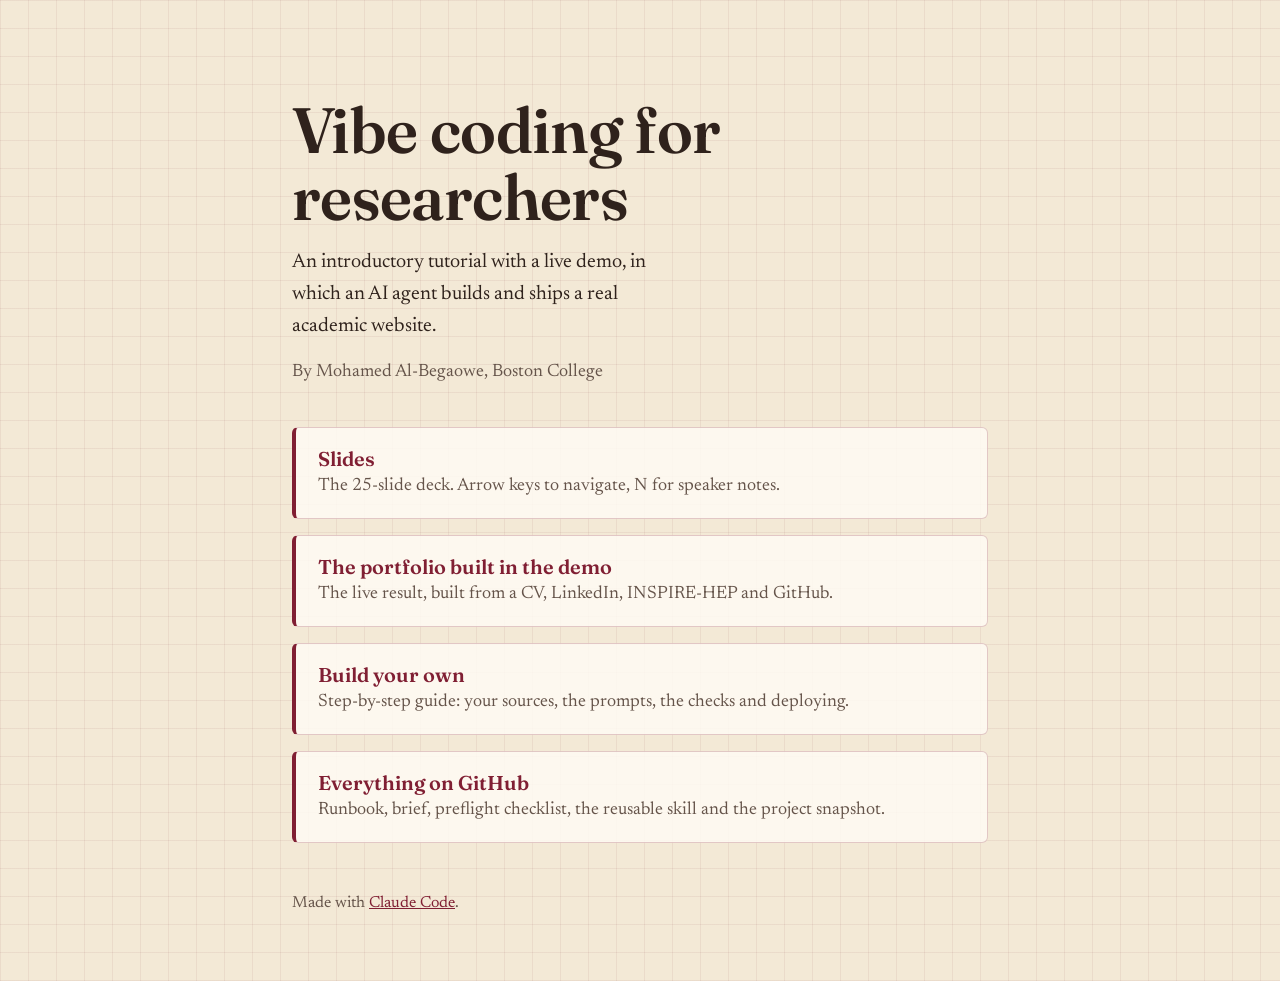
<file: index.html>
<!doctype html>
<html lang="en">
<head>
  <meta charset="utf-8">
  <meta name="viewport" content="width=device-width, initial-scale=1">
  <title>Vibe Coding for Researchers</title>
  <meta name="description" content="A 90-minute tutorial on vibe coding for researchers: slides, a live-demo runbook, and the academic portfolio Claude Code built on stage.">
  <link rel="preconnect" href="https://fonts.googleapis.com">
  <link rel="preconnect" href="https://fonts.gstatic.com" crossorigin>
  <link href="https://fonts.googleapis.com/css2?family=Fraunces:opsz,wght@9..144,600&family=Newsreader:ital,opsz,wght@0,6..72,400;0,6..72,500;1,6..72,400&display=swap" rel="stylesheet">
  <style>
    :root {
      --paper: #f3e9d6;
      --grid: rgba(123, 30, 47, .07);
      --ink: #2f221c;
      --muted: #65544a;
      --wine: #801f33;
      --card: rgba(255, 252, 245, .82);
      --line: rgba(128, 31, 51, .22);
    }
    * { box-sizing: border-box; }
    body {
      margin: 0;
      min-height: 100vh;
      color: var(--ink);
      font: 400 1.125rem/1.6 "Newsreader", Georgia, serif;
      background-color: var(--paper);
      background-image:
        linear-gradient(var(--grid) 1px, transparent 1px),
        linear-gradient(90deg, var(--grid) 1px, transparent 1px);
      background-size: 28px 28px;
    }
    main { max-width: 46rem; margin: 0 auto; padding: clamp(3rem, 8vw, 6rem) 1.25rem 4rem; }
    h1 {
      font: 600 clamp(2.4rem, 1.6rem + 4vw, 4rem)/1.05 "Fraunces", Georgia, serif;
      letter-spacing: -0.01em;
      margin: 0 0 1rem;
    }
    .lede { font-size: 1.25rem; max-width: 36ch; margin: 0; }
    .by { color: var(--muted); margin: 1rem 0 2.5rem; }
    ul { list-style: none; margin: 0; padding: 0; display: grid; gap: 1rem; }
    a.card {
      display: block;
      padding: 1.1rem 1.35rem;
      background: var(--card);
      border: 1px solid var(--line);
      border-left: 4px solid var(--wine);
      border-radius: 6px;
      color: inherit;
      text-decoration: none;
    }
    a.card:hover { border-color: var(--wine); }
    a.card:focus-visible { outline: 2px solid var(--wine); outline-offset: 3px; }
    .card strong { display: block; font: 600 1.25rem/1.3 "Fraunces", Georgia, serif; color: var(--wine); }
    .card span { color: var(--muted); }
    footer { margin-top: 3rem; color: var(--muted); font-size: 1rem; }
    footer a { color: var(--wine); }
  </style>
</head>
<body>
  <main>
    <h1>Vibe coding for researchers</h1>
    <p class="lede">An introductory tutorial with a live demo, in which an AI agent builds and ships a real academic website.</p>
    <p class="by">By Mohamed Al-Begaowe, Boston College</p>
    <ul>
      <li><a class="card" href="slides/"><strong>Slides</strong><span>The 25-slide deck. Arrow keys to navigate, N for speaker notes.</span></a></li>
      <li><a class="card" href="https://mgouda-svg.github.io/"><strong>The portfolio built in the demo</strong><span>The live result, built from a CV, LinkedIn, INSPIRE-HEP and GitHub.</span></a></li>
      <li><a class="card" href="https://github.com/MGouda-svg/vibecoded-tutorial/blob/main/docs/REPRODUCE.md"><strong>Build your own</strong><span>Step-by-step guide: your sources, the prompts, the checks and deploying.</span></a></li>
      <li><a class="card" href="https://github.com/MGouda-svg/vibecoded-tutorial"><strong>Everything on GitHub</strong><span>Runbook, brief, preflight checklist, the reusable skill and the project snapshot.</span></a></li>
    </ul>
    <footer>Made with <a href="https://claude.com/claude-code">Claude Code</a>.</footer>
  </main>
</body>
</html>
</file>
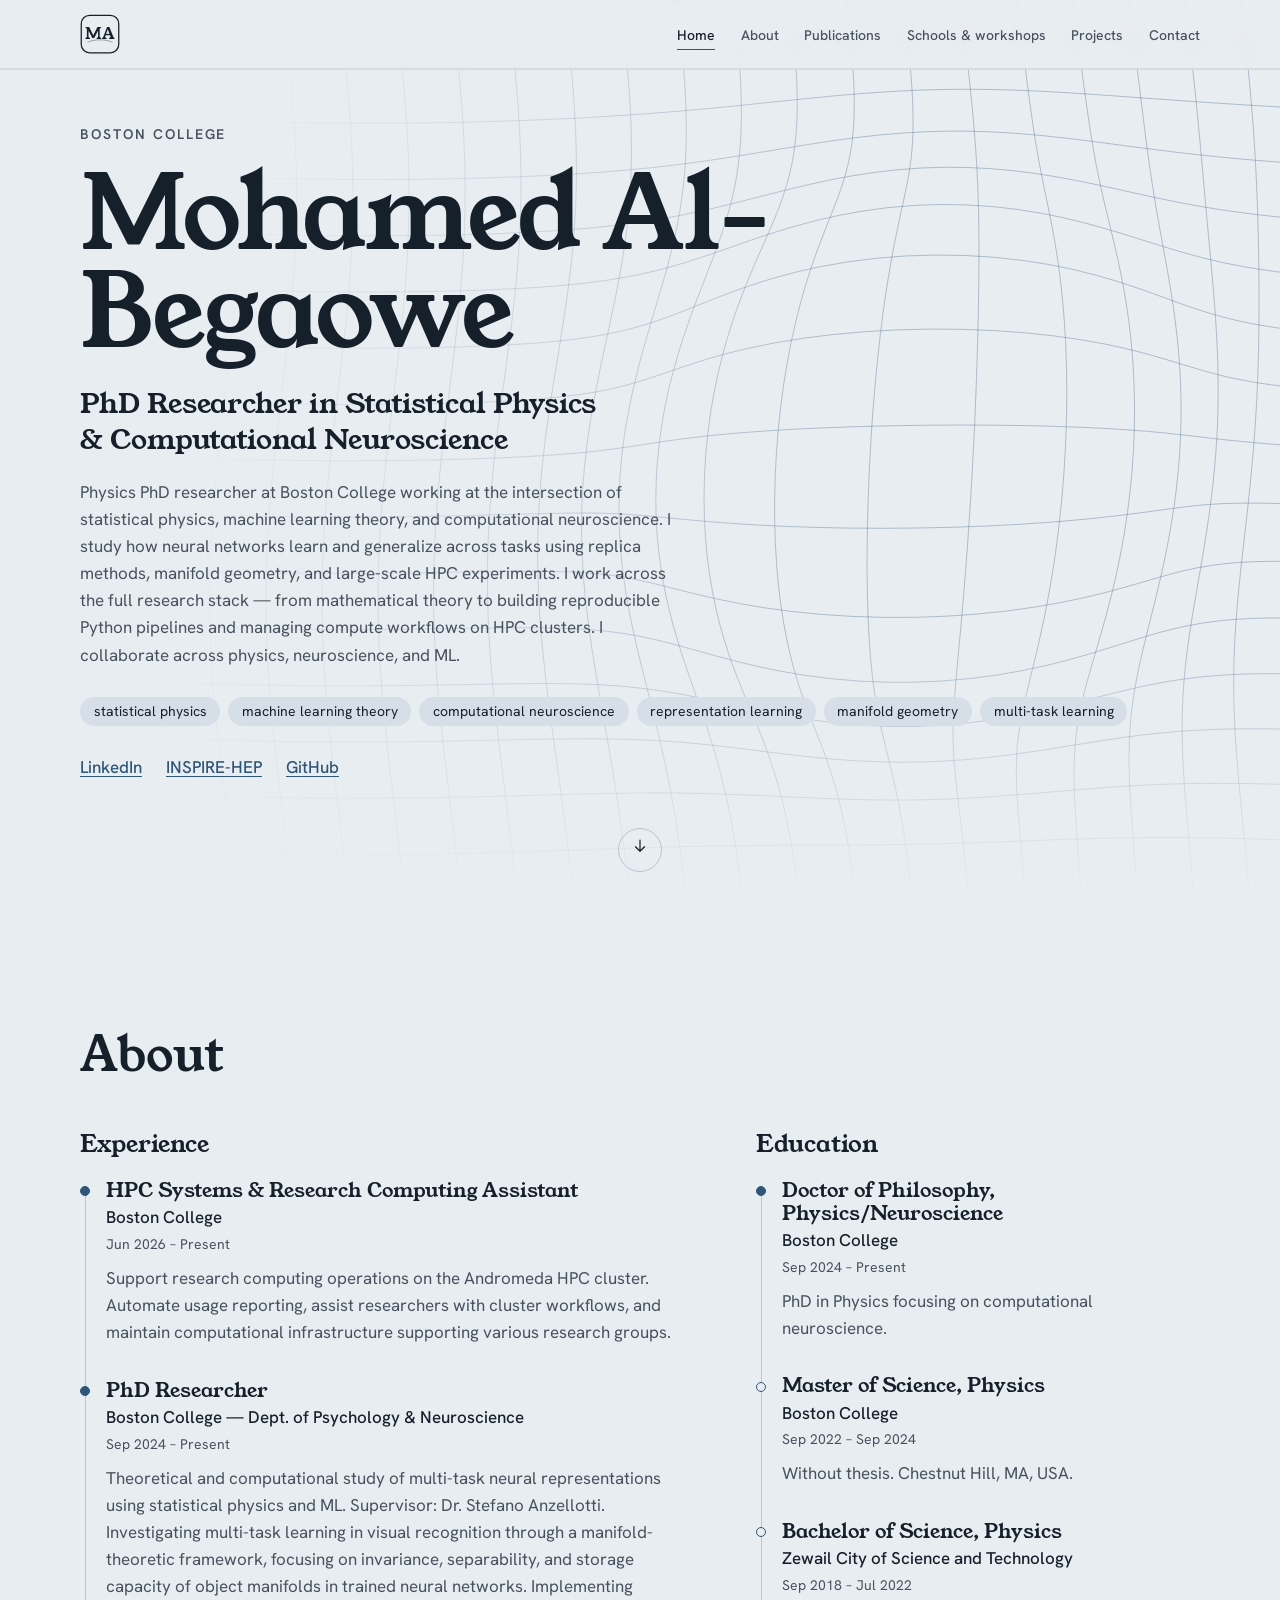
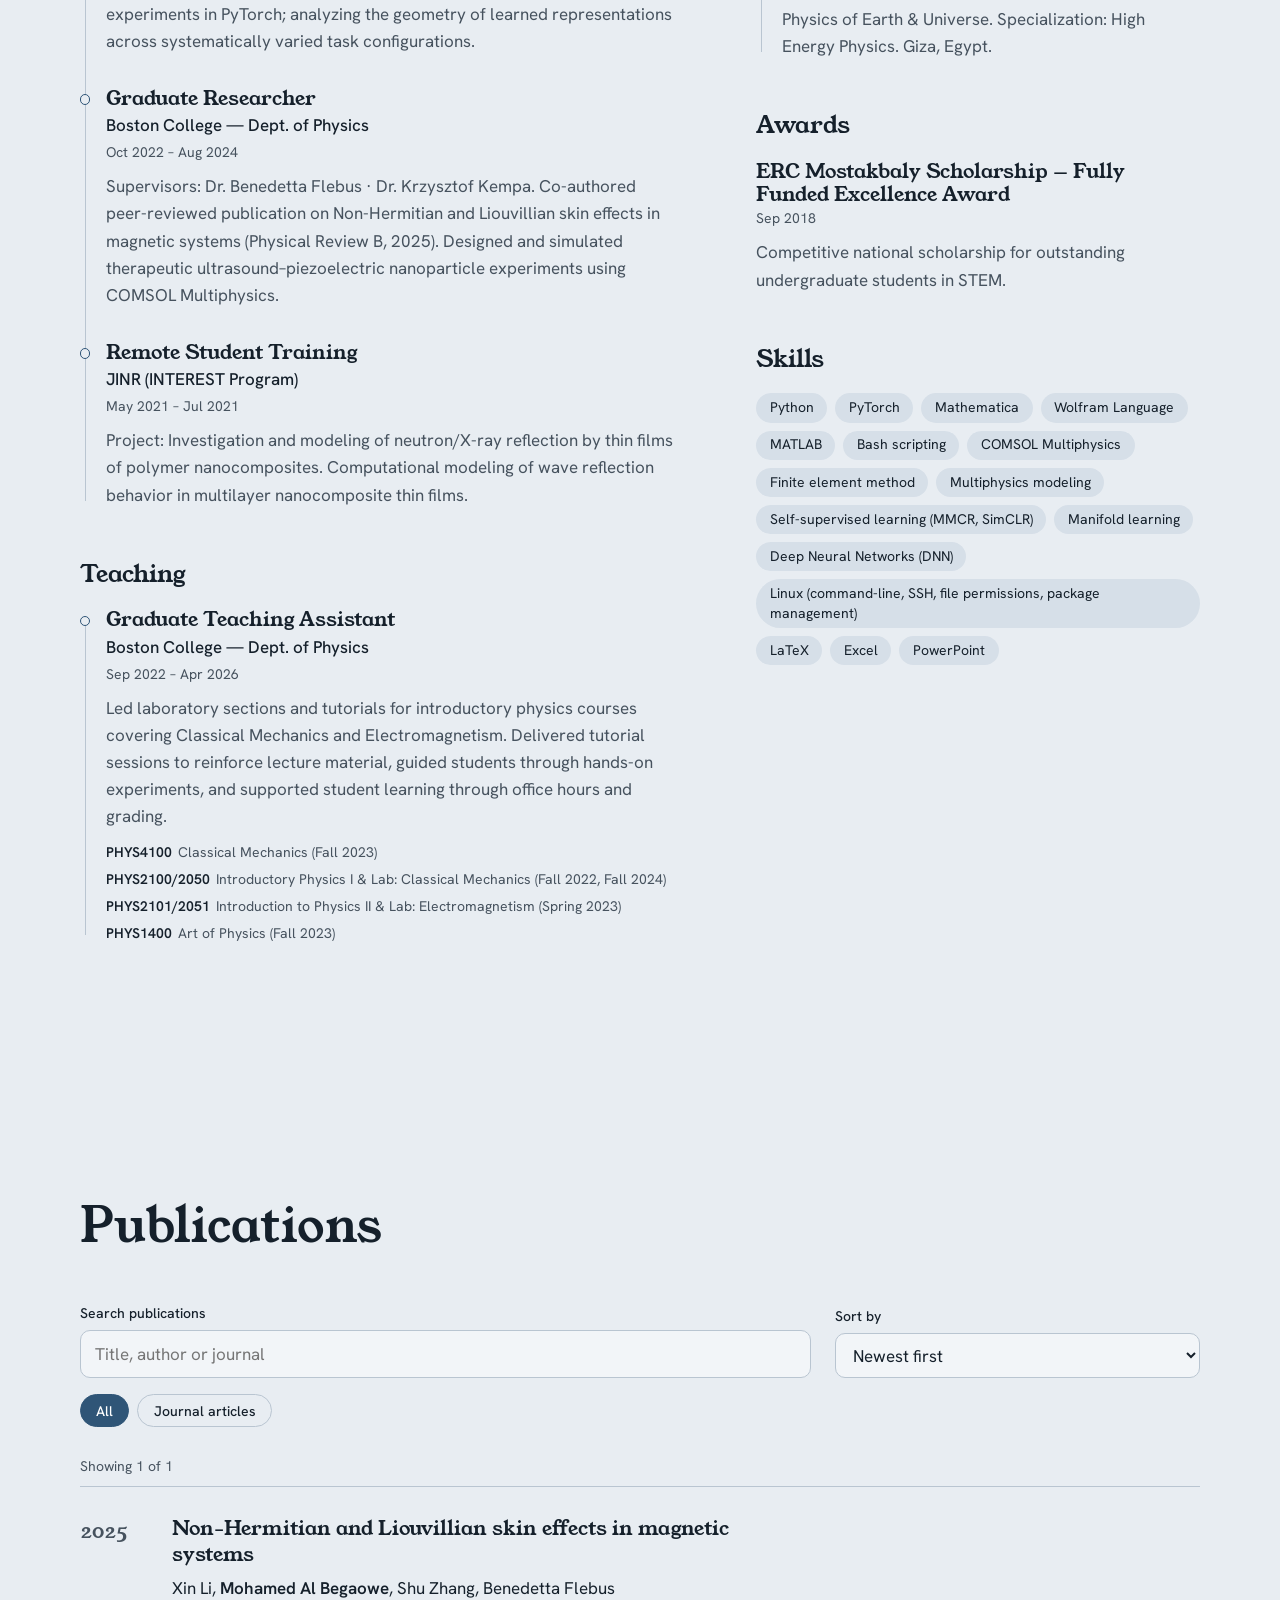
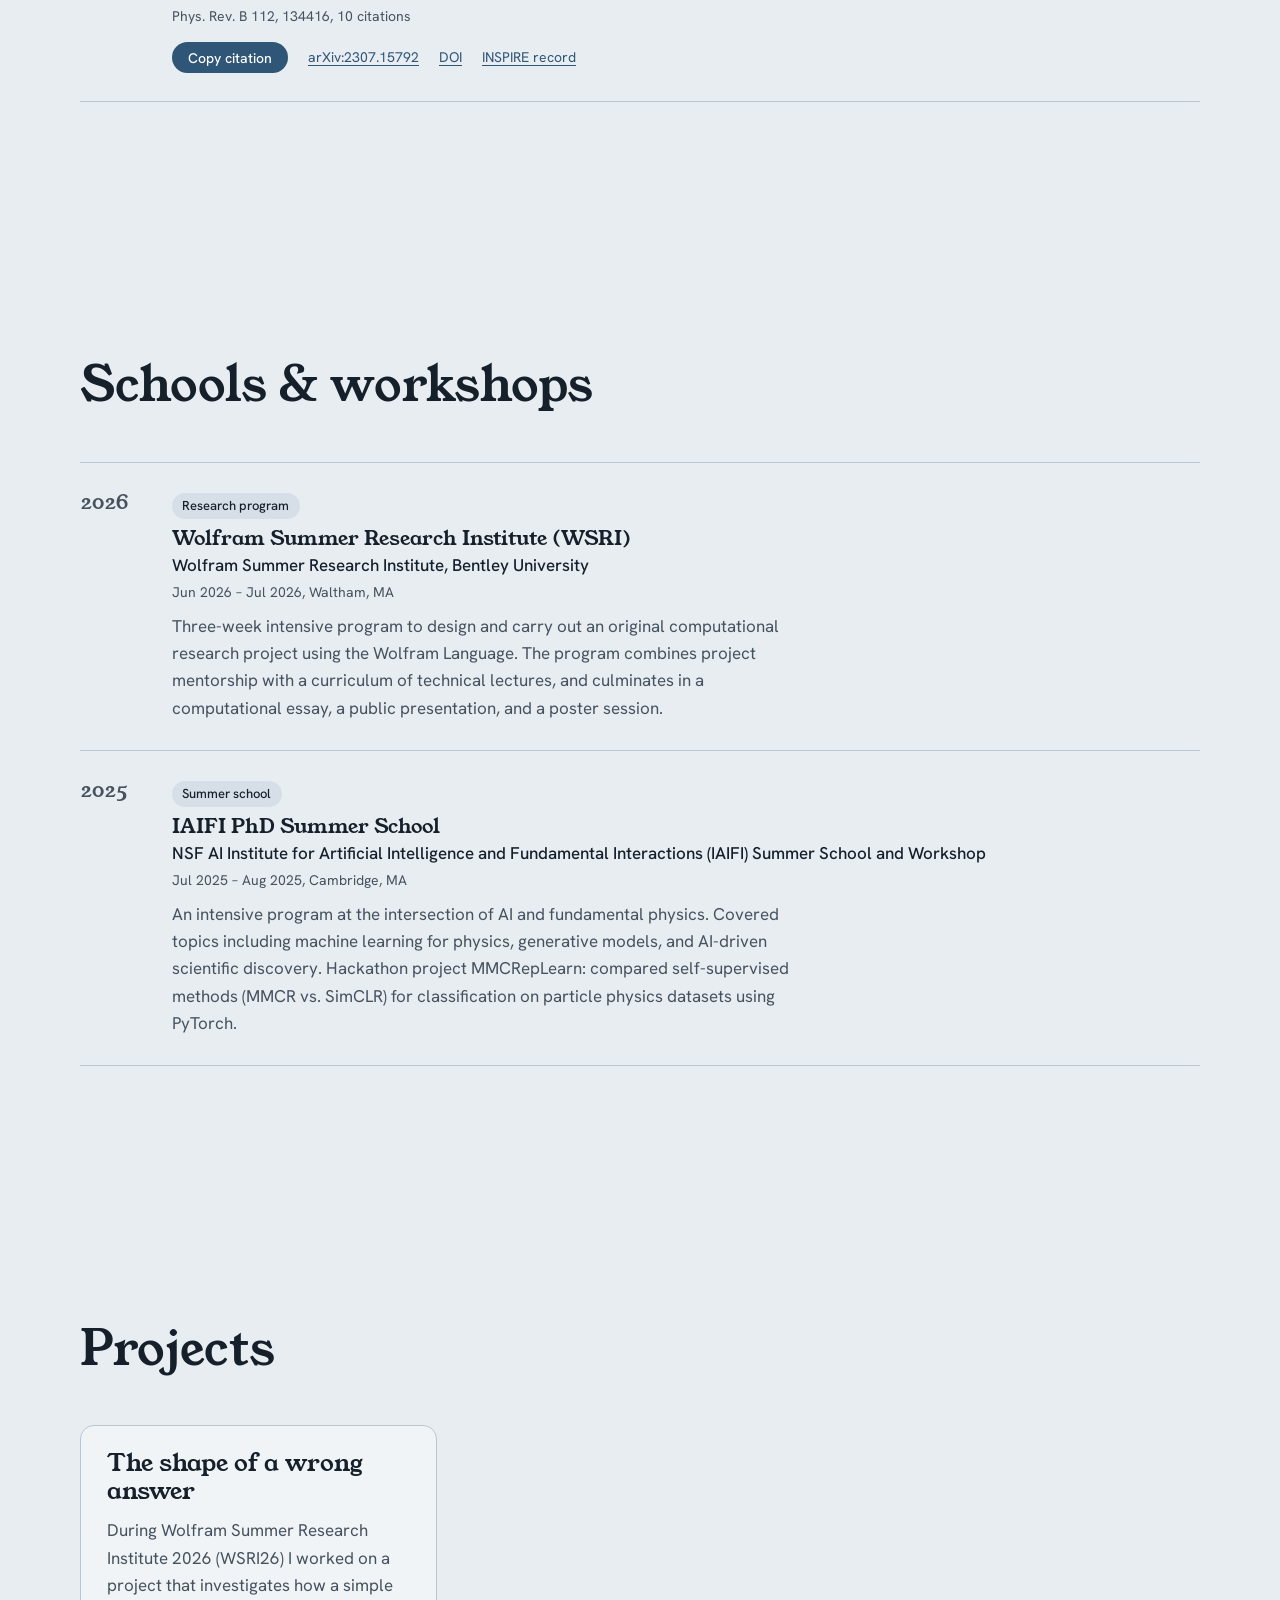
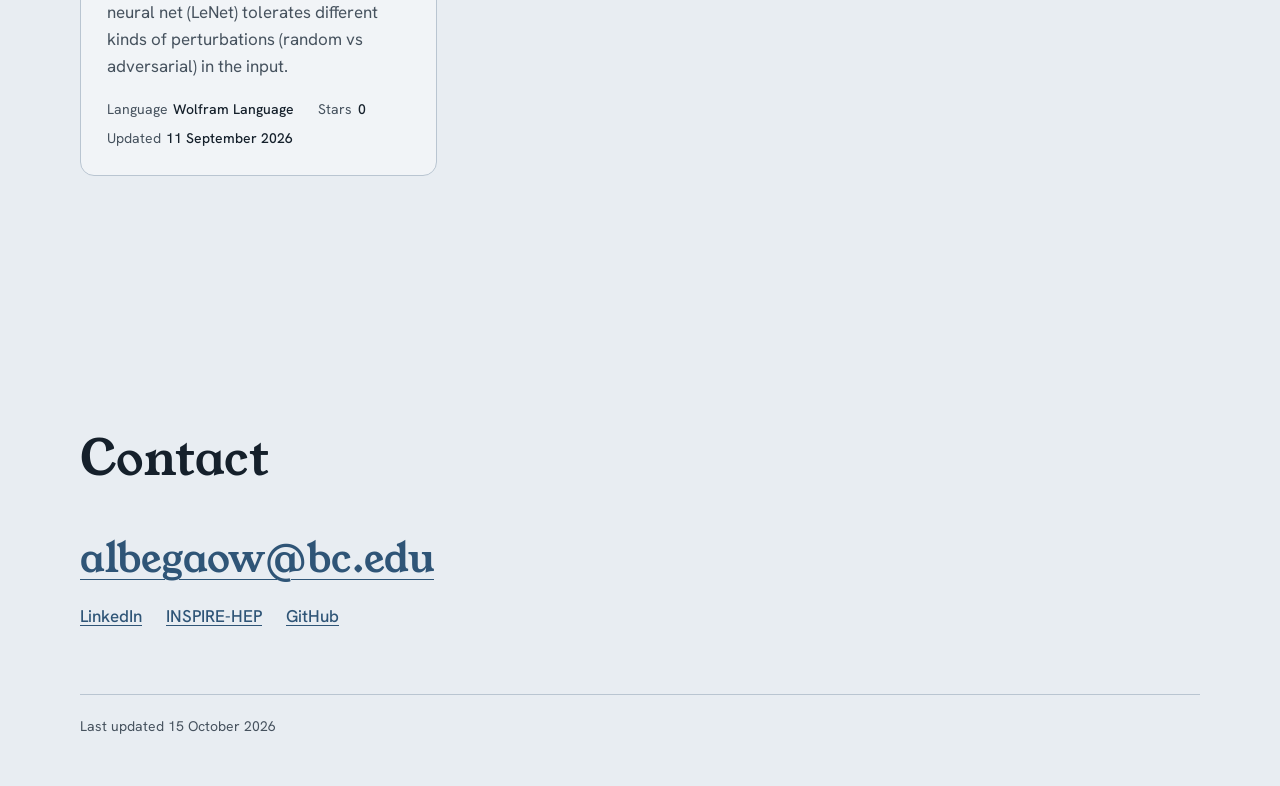
<file: portfolio-maker/index.html>
<!doctype html>
<html lang="en">
<head>
  <meta charset="utf-8">
  <meta name="viewport" content="width=device-width, initial-scale=1">
  <title>Mohamed Al-Begaowe, Physics PhD researcher at Boston College</title>
  <meta name="description" content="Physics PhD researcher at Boston College working at the intersection of statistical physics, machine learning theory, and computational neuroscience.">
  <meta name="theme-color" content="#E8EDF2">

  <meta property="og:type" content="profile">
  <meta property="og:title" content="Mohamed Al-Begaowe">
  <meta property="og:description" content="Physics PhD researcher at Boston College working at the intersection of statistical physics, machine learning theory, and computational neuroscience.">
  <meta property="og:url" content="https://mgouda-svg.github.io/">
  <meta name="twitter:card" content="summary">

  <link rel="icon" href="assets/favicon.svg" type="image/svg+xml">
  <link rel="preconnect" href="https://fonts.googleapis.com">
  <link rel="preconnect" href="https://fonts.gstatic.com" crossorigin>
  <link href="https://fonts.googleapis.com/css2?family=Hanken+Grotesk:ital,wght@0,400;0,500;0,600;1,400&family=Young+Serif&display=swap" rel="stylesheet">
  <link rel="stylesheet" href="styles.css">

  <script type="application/ld+json">
  {
    "@context": "https://schema.org",
    "@type": "Person",
    "name": "Mohamed Al-Begaowe",
    "jobTitle": "PhD Researcher",
    "affiliation": { "@type": "CollegeOrUniversity", "name": "Boston College" },
    "alumniOf": [
      { "@type": "CollegeOrUniversity", "name": "Boston College" },
      { "@type": "CollegeOrUniversity", "name": "Zewail City of Science and Technology" }
    ],
    "knowsAbout": ["Statistical physics", "Machine learning theory", "Computational neuroscience"],
    "url": "https://mgouda-svg.github.io/",
    "sameAs": [
      "https://www.linkedin.com/in/mohamed-albegaowe-b6465937a",
      "https://inspirehep.net/authors/2683744",
      "https://github.com/MGouda-svg"
    ]
  }
  </script>
</head>
<body>
  <a class="skip-link" href="#main">Skip to content</a>

  <header class="site-header">
    <div class="bar">
      <a class="monogram" href="#home" aria-label="Mohamed Al-Begaowe, back to top">
        <svg viewBox="0 0 48 48" width="40" height="40" aria-hidden="true" focusable="false">
          <rect x="1.5" y="1.5" width="45" height="45" rx="10" fill="none" stroke="currentColor" stroke-width="1.5"/>
          <path d="M9 34 C 16 30, 32 30, 39 34" fill="none" stroke="currentColor" stroke-width="1" opacity=".45"/>
          <text x="24" y="29.5" text-anchor="middle" font-family="Young Serif, Georgia, serif" font-size="19" fill="currentColor">MA</text>
        </svg>
      </a>
      <button class="menu-toggle" type="button" aria-expanded="false" aria-controls="site-nav">Menu</button>
      <nav id="site-nav" class="site-nav" aria-label="Sections">
        <ul></ul>
      </nav>
    </div>
    <div class="progress" aria-hidden="true"><span></span></div>
  </header>

  <main id="main" tabindex="-1">
    <p class="status" role="status">Loading profile…</p>
  </main>

  <noscript>
    <p class="status">This page builds itself from <code>data/profile.json</code> and needs JavaScript turned on.</p>
  </noscript>

  <script src="main.js" defer></script>
</body>
</html>
</file>
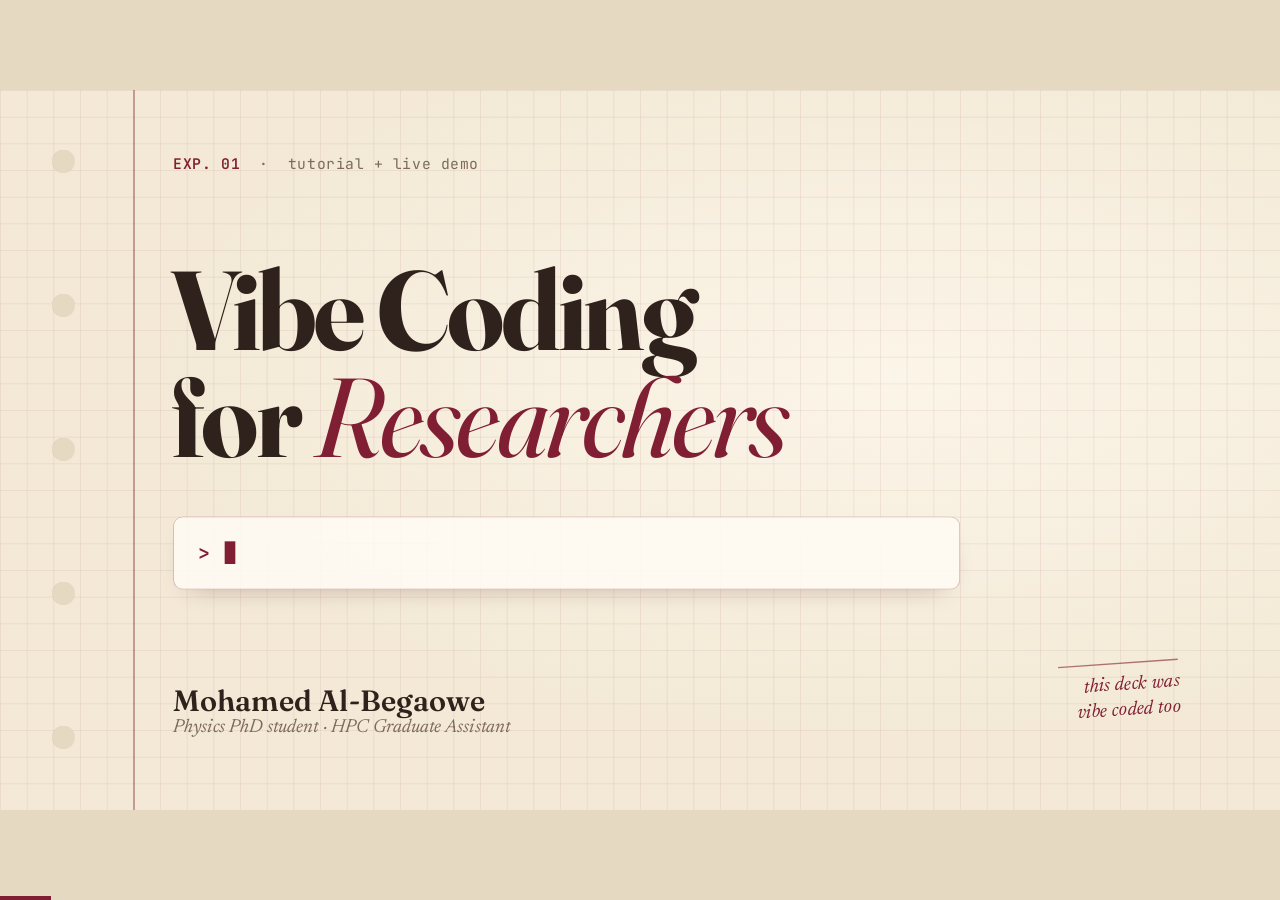
<file: slides/index.html>
<!DOCTYPE html>
<html lang="en">
<head>
<meta charset="UTF-8">
<meta name="viewport" content="width=device-width, initial-scale=1.0">
<title>Vibe Coding for Researchers</title>

<!-- Fonts: Fraunces (display), Newsreader (body), JetBrains Mono (labels / code) -->
<link rel="preconnect" href="https://fonts.googleapis.com">
<link rel="preconnect" href="https://fonts.gstatic.com" crossorigin>
<link href="https://fonts.googleapis.com/css2?family=Fraunces:ital,opsz,wght@0,9..144,500;0,9..144,600;0,9..144,700;1,9..144,400;1,9..144,600&family=JetBrains+Mono:wght@400;600&family=Newsreader:ital,opsz,wght@0,6..72,400;0,6..72,500;1,6..72,400&display=swap" rel="stylesheet">

<style>
/* ===========================================
   THEME — "Lab Notebook"
   Beige graph paper, burgundy ink, dark-brown text.
   Change these variables to re-skin the whole deck.
   =========================================== */
:root {
    --stage-bg: #e6d9c2;          /* letterbox colour around the stage */
    --slide-bg: #f3e9d6;          /* paper */
    --paper-hi: rgba(255,252,245,.82); /* card surface */
    --grid: rgba(123,30,47,.07);  /* graph-paper lines */
    --ink: #2f221c;               /* main text (dark brown) */
    --muted: #7d6a59;             /* secondary text */
    --wine: #801f33;              /* burgundy accent */
    --wine-soft: rgba(128,31,51,.22);
    --wine-wash: rgba(128,31,51,.07);
    --code-bg: #2f221c;           /* dark code panels */
    --code-ink: #f3e9d6;

    --font-display: 'Fraunces', serif;
    --font-body: 'Newsreader', serif;
    --font-mono: 'JetBrains Mono', monospace;

    --ease: cubic-bezier(.22,1,.36,1);
}

* { margin: 0; padding: 0; box-sizing: border-box; }

/* ===========================================
   FIXED 16:9 STAGE — viewport-base.css (verbatim)
   =========================================== */
html,
body {
    width: 100%;
    height: 100%;
    margin: 0;
    overflow: hidden;
    background: var(--stage-bg, #000);
}
.deck-viewport {
    position: fixed;
    inset: 0;
    overflow: hidden;
    background: var(--stage-bg, #000);
}
.deck-stage {
    position: absolute;
    left: 0;
    top: 0;
    width: 1920px;
    height: 1080px;
    overflow: hidden;
    transform-origin: 0 0;
    background: var(--slide-bg, #fff);
}
.slide {
    position: absolute;
    inset: 0;
    width: 1920px;
    height: 1080px;
    overflow: hidden;
    display: block;
    visibility: hidden;
    opacity: 0;
    pointer-events: none;
    background: var(--slide-bg, #fff);
}
.slide.active,
.slide.visible {
    visibility: visible;
    opacity: 1;
    pointer-events: auto;
    z-index: 1;
}
img, video, canvas, svg { max-width: 100%; max-height: 100%; }
.deck-controls {
    position: fixed;
    left: 50%;
    bottom: 22px;
    transform: translateX(-50%);
    z-index: 1000;
}
@media print {
    html, body { width: 1920px; height: auto; overflow: visible; background: #fff; }
    .deck-viewport { position: static; overflow: visible; background: #fff; }
    .deck-stage { position: static; width: auto; height: auto; transform: none !important; background: none; }
    .slide {
        position: relative; display: block !important; visibility: visible !important;
        opacity: 1 !important; pointer-events: auto !important;
        width: 1920px; height: 1080px; break-after: page; page-break-after: always;
    }
    .slide:last-child { break-after: auto; page-break-after: auto; }
    .deck-controls { display: none !important; }
}
@media (prefers-reduced-motion: reduce) {
    *, *::before, *::after { animation-duration: 0.01ms !important; transition-duration: 0.2s !important; }
}

/* ===========================================
   SLIDE TRANSITIONS — soft cross-fade
   =========================================== */
.slide { transition: opacity .9s var(--ease), visibility 0s linear .9s; }
.slide.active { transition: opacity .9s var(--ease), visibility 0s; }

/* Staggered content reveal. Set --d on an element to control its order. */
.reveal {
    opacity: 0;
    transform: translateY(22px);
    transition: opacity .9s var(--ease), transform .9s var(--ease);
    transition-delay: calc(var(--d, 0) * 110ms + 250ms);
}
.slide.visible .reveal { opacity: 1; transform: none; }

/* ===========================================
   PAPER — graph grid, punched holes, margin line
   =========================================== */
.slide {
    color: var(--ink);
    font-family: var(--font-body);
    background:
        linear-gradient(var(--grid) 1px, transparent 1px) 0 0 / 40px 40px,
        linear-gradient(90deg, var(--grid) 1px, transparent 1px) 0 0 / 40px 40px,
        radial-gradient(ellipse at 70% 40%, rgba(255,250,240,.7), transparent 60%),
        var(--slide-bg);
}
/* punched holes (drawn with radial gradients so no extra markup is needed) */
.slide::before {
    content: ""; position: absolute; left: 78px; top: 0; bottom: 0; width: 34px;
    background: radial-gradient(circle at 17px 17px, var(--stage-bg) 16px, rgba(0,0,0,.08) 17px, transparent 18px) 0 90px / 34px 216px repeat-y;
}
/* burgundy margin line — static on content slides (so it stays put across a section),
   draws in only on the title and section-divider slides */
.slide::after {
    content: ""; position: absolute; left: 200px; top: 0; bottom: 0; width: 2px;
    background: var(--wine); opacity: .55;
    transform-origin: top; transform: scaleY(1);
}
.slide.title::after,
.slide.divider::after { transform: scaleY(0); transition: transform 1.4s var(--ease) .1s; }
.slide.title.visible::after,
.slide.divider.visible::after { transform: scaleY(1); }

/* ===========================================
   CONTENT FRAME — header, title, body, footer
   =========================================== */
.frame {
    position: absolute; left: 260px; right: 110px; top: 72px; bottom: 64px;
    display: flex; flex-direction: column;
}
.hd {
    font-family: var(--font-mono); font-size: 21px; letter-spacing: .06em;
    color: var(--muted); text-transform: uppercase;
}
.hd b { color: var(--wine); font-weight: 600; }
h2 {
    font-family: var(--font-display); font-weight: 700; font-size: 70px;
    line-height: 1.02; letter-spacing: -.02em; margin-top: 22px;
}
h2 em { font-style: italic; font-weight: 400; color: var(--wine); }
.lede {
    font-family: var(--font-body); font-style: italic; font-size: 30px;
    color: var(--muted); margin-top: 12px; max-width: 1400px;
}
.body { flex: 1; min-height: 0; margin-top: 30px; position: relative; display: flex; flex-direction: column; justify-content: center; padding-bottom: 20px; }
.ft {
    display: flex; align-items: center; justify-content: space-between; gap: 24px;
    font-family: var(--font-mono); font-size: 18px; color: var(--muted);
    letter-spacing: .04em; padding-top: 14px; border-top: 1px solid var(--wine-soft);
}
.ft .pg { color: var(--wine); font-weight: 600; }

/* "In the demo" stamp — links each term to the live demo */
.demo {
    margin-left: auto; font-family: var(--font-mono); font-size: 19px; color: var(--wine);
    border: 1.5px solid var(--wine); border-radius: 999px; padding: 7px 20px;
    background: rgba(255,252,245,.9); letter-spacing: .02em; text-transform: none;
}
.demo b { font-weight: 600; letter-spacing: .08em; }

/* ===========================================
   COMPONENTS
   =========================================== */
.cols { display: grid; grid-template-columns: 1fr 1fr; gap: 56px; align-items: start; }
.cols.wide-left { grid-template-columns: 1.15fr .85fr; }
.cols.wide-right { grid-template-columns: .85fr 1.15fr; }
.g2 { display: grid; grid-template-columns: repeat(2, 1fr); gap: 28px; }
.g3 { display: grid; grid-template-columns: repeat(3, 1fr); gap: 28px; }
.g4 { display: grid; grid-template-columns: repeat(4, 1fr); gap: 24px; }

.card {
    background: var(--paper-hi); border: 1.5px solid var(--wine-soft); border-radius: 14px;
    padding: 26px 30px; box-shadow: 0 14px 30px -22px rgba(80,30,20,.35);
}
.card h3 {
    font-family: var(--font-display); font-weight: 600; font-size: 33px;
    line-height: 1.1; letter-spacing: -.01em; margin-bottom: 10px;
}
.card h3 .n { font-family: var(--font-mono); font-size: 20px; color: var(--wine); font-weight: 600; display: block; margin-bottom: 8px; letter-spacing: .08em; }
.card p, .card li { font-size: 26px; line-height: 1.38; }
.card.accent { border-color: var(--wine); background: rgba(255,250,244,.95); }
.card.ink { background: var(--wine); color: #fbf3e6; border-color: var(--wine); }
.card.ink h3 { color: #fff; }

.label {
    font-family: var(--font-mono); font-size: 19px; letter-spacing: .1em; text-transform: uppercase;
    color: var(--wine); font-weight: 600; margin-bottom: 14px;
}
.big { font-family: var(--font-body); font-size: 32px; line-height: 1.42; }
.big strong, .card strong { font-weight: 500; color: var(--wine); }
ul.list { list-style: none; }
ul.list li { position: relative; padding-left: 34px; margin-bottom: 14px; font-size: 28px; line-height: 1.38; }
ul.list li::before { content: "→"; position: absolute; left: 0; color: var(--wine); font-family: var(--font-mono); }
.card ul.list li { font-size: 25px; margin-bottom: 10px; padding-left: 30px; }

/* handwritten-style margin note */
.note {
    font-family: var(--font-body); font-style: italic; font-size: 29px; color: var(--wine);
    line-height: 1.3; transform: rotate(-2.5deg);
}
.slide.visible .note.reveal { transform: rotate(-2.5deg); }

/* terminal prompt box (light) */
.prompt {
    font-family: var(--font-mono); font-size: 24px; line-height: 1.55; color: var(--ink);
    background: rgba(255,252,245,.85); border: 1.5px solid rgba(128,31,51,.35);
    border-radius: 14px; padding: 24px 30px; box-shadow: 0 18px 40px -26px rgba(80,30,20,.4);
    white-space: pre-wrap;
}
.prompt .p { color: var(--wine); font-weight: 600; }
.prompt .dim { color: var(--muted); }

/* code panel (dark) */
.code {
    font-family: var(--font-mono); font-size: 21px; line-height: 1.55;
    background: var(--code-bg); color: var(--code-ink); border-radius: 14px;
    padding: 26px 30px; white-space: pre; overflow: hidden;
    box-shadow: 0 22px 44px -26px rgba(40,15,10,.6);
}
.code .c { color: #b9a58f; }          /* comment */
.code .k { color: #f0a3b1; }          /* keyword / directive */
.code .s { color: #e8c98f; }          /* string / value */
.code .t { display: block; font-size: 16px; color: #b9a58f; letter-spacing: .1em; text-transform: uppercase; margin-bottom: 12px; }

.chip {
    display: inline-block; font-family: var(--font-mono); font-size: 20px; color: var(--wine);
    border: 1.5px solid var(--wine-soft); border-radius: 999px; padding: 6px 18px; margin: 0 10px 10px 0;
    background: rgba(255,252,245,.8);
}
.chip.on { background: var(--wine); color: #fbf3e6; border-color: var(--wine); }

blockquote.q {
    font-family: var(--font-display); font-style: italic; font-weight: 400; font-size: 46px;
    line-height: 1.22; letter-spacing: -.01em; color: var(--ink);
}
blockquote.q::before { content: "“"; color: var(--wine); font-size: 120px; line-height: 0; vertical-align: -48px; margin-right: 8px; }
.cite { font-family: var(--font-mono); font-size: 20px; color: var(--muted); margin-top: 22px; letter-spacing: .04em; }

/* ===========================================
   TITLE SLIDE
   =========================================== */
.title .meta { position: absolute; left: 260px; top: 96px; font-family: var(--font-mono); font-size: 22px; color: var(--muted); letter-spacing: .06em; }
.title .meta b { color: var(--wine); font-weight: 600; }
.title h1 { position: absolute; left: 256px; top: 250px; font-family: var(--font-display); font-weight: 700; font-size: 168px; line-height: .95; letter-spacing: -.025em; }
.title h1 em { font-style: italic; font-weight: 400; color: var(--wine); }
.title .prompt { position: absolute; left: 260px; top: 640px; width: 1180px; font-size: 30px; padding: 30px 36px; }
.caret { display: inline-block; width: 16px; height: 34px; background: var(--wine); vertical-align: -6px; margin-left: 4px; animation: blink 1s steps(1) infinite; }
@keyframes blink { 50% { opacity: 0; } }
.title .byline { position: absolute; left: 260px; bottom: 110px; }
.title .byline b { display: block; font-family: var(--font-display); font-weight: 600; font-size: 44px; }
.title .byline span { font-size: 28px; font-style: italic; color: var(--muted); }
.title .note { position: absolute; right: 150px; bottom: 130px; text-align: right; transform: rotate(-4deg); }
.slide.visible.title .note.reveal { transform: rotate(-4deg); }
.title .note::before { content: ""; display: block; margin: 0 0 14px auto; width: 180px; height: 2px; background: var(--wine); opacity: .6; }

/* ===========================================
   SECTION DIVIDERS
   =========================================== */
.divider .num {
    position: absolute; left: 250px; top: 150px; font-family: var(--font-display); font-style: italic;
    font-weight: 400; font-size: 420px; line-height: 1; color: var(--wine); opacity: .9; letter-spacing: -.04em;
}
.divider .what { position: absolute; left: 262px; top: 640px; width: 1300px; }
.divider .what .hd { margin-bottom: 18px; }
.divider .what h2 { font-size: 104px; margin: 0; }
.divider .what p { font-size: 34px; font-style: italic; color: var(--muted); margin-top: 22px; }
.divider .toc { position: absolute; right: 130px; top: 190px; width: 520px; }
.divider .toc li { font-family: var(--font-mono); font-size: 22px; color: var(--muted); list-style: none; padding: 14px 0; border-bottom: 1px dashed var(--wine-soft); }
.divider .toc li b { color: var(--wine); margin-right: 14px; }

/* ===========================================
   DIAGRAMS (SVG + absolutely positioned nodes)
   =========================================== */
.diagram { position: relative; width: 100%; height: 100%; }
.diagram svg { position: absolute; inset: 0; width: 100%; height: 100%; overflow: visible; }
.node {
    position: absolute; background: var(--paper-hi); border: 1.5px solid var(--wine-soft);
    border-radius: 14px; padding: 18px 22px; box-shadow: 0 14px 30px -22px rgba(80,30,20,.35);
}
.node h4 { font-family: var(--font-display); font-weight: 600; font-size: 30px; line-height: 1.1; }
.node p { font-size: 22px; line-height: 1.35; color: var(--muted); margin-top: 6px; }
.node.main { border: 2px solid var(--wine); background: rgba(255,250,244,.97); }
.node.ink { background: var(--wine); border-color: var(--wine); }
.node.ink h4, .node.ink p { color: #fbf3e6; }
.svg-line { stroke: var(--wine); stroke-width: 2.5; fill: none; }
.svg-dash { stroke: var(--wine); stroke-width: 2.5; fill: none; stroke-dasharray: 8 8; opacity: .7; }
.svg-label { font-family: 'JetBrains Mono', monospace; font-size: 19px; fill: #801f33; }

/* context window bar */
.ctx { display: flex; height: 92px; border-radius: 12px; overflow: hidden; border: 2px solid var(--wine); }
.ctx div { display: flex; align-items: center; justify-content: center; font-family: var(--font-mono); font-size: 17px; color: #fbf3e6; text-align: center; line-height: 1.15; padding: 0 6px; border-right: 1.5px solid rgba(255,255,255,.35); }
.ctx .free { background: repeating-linear-gradient(45deg, transparent 0 10px, var(--wine-wash) 10px 20px); color: var(--muted); border-right: 0; }

/* table */
table.tbl { width: 100%; border-collapse: collapse; font-size: 24px; }
table.tbl th { font-family: var(--font-mono); font-size: 17px; letter-spacing: .1em; text-transform: uppercase; color: var(--wine); text-align: left; padding: 0 16px 12px; border-bottom: 2px solid var(--wine); }
table.tbl td { padding: 13px 16px; border-bottom: 1px dashed var(--wine-soft); vertical-align: top; line-height: 1.3; }
table.tbl td:first-child { font-family: var(--font-mono); color: var(--wine); font-weight: 600; width: 60px; }
table.tbl td.term { font-family: var(--font-mono); font-size: 20px; color: var(--wine); white-space: nowrap; }

/* ===========================================
   PRESENTER CHROME (outside the stage)
   =========================================== */
.progress { position: fixed; left: 0; bottom: 0; height: 4px; background: var(--wine); width: 0; transition: width .6s var(--ease); z-index: 1000; }
.notes-panel {
    position: fixed; left: 16px; right: 16px; bottom: 14px; max-height: 32vh; overflow: auto; z-index: 1001;
    background: rgba(47,34,28,.95); color: #f3e9d6; font-family: var(--font-body); font-size: 18px; line-height: 1.5;
    padding: 16px 22px; border-radius: 10px; display: none;
}
.notes-panel.show { display: block; }
.notes-panel b { font-family: var(--font-mono); font-size: 13px; letter-spacing: .1em; color: #f0a3b1; display: block; margin-bottom: 6px; }
aside.notes { display: none; }

/* inline editing */
.edit-hotzone { position: fixed; top: 0; left: 0; width: 80px; height: 80px; z-index: 10000; cursor: pointer; }
.edit-toggle {
    position: fixed; top: 16px; left: 16px; z-index: 10001; border: 1.5px solid var(--wine); background: #fbf3e6;
    color: var(--wine); font-family: var(--font-mono); font-size: 14px; padding: 8px 14px; border-radius: 999px; cursor: pointer;
    opacity: 0; pointer-events: none; transition: opacity .3s ease;
}
.edit-toggle.show, .edit-toggle.active { opacity: 1; pointer-events: auto; }
.edit-toggle.active { background: var(--wine); color: #fbf3e6; }
body.editing .slide.active [contenteditable="true"]:focus,
body.editing .deck-stage:focus { outline: none; }
body.editing .slide.active { box-shadow: inset 0 0 0 4px rgba(128,31,51,.35); }
</style>
</head>

<body>
<div class="deck-viewport">
<main class="deck-stage" id="deckStage">

<!-- =====================================================
     01 — TITLE
     ===================================================== -->
<section class="slide title active">
    <div class="meta reveal" style="--d:0"><b>EXP. 01</b> &nbsp;·&nbsp; tutorial + live demo</div>
    <h1 class="reveal" style="--d:1">Vibe Coding<br>for <em>Researchers</em></h1>
    <div class="prompt reveal" style="--d:4"><span class="p">&gt; </span><span id="typed"></span><span class="caret"></span></div>
    <div class="byline reveal" style="--d:7"><b>Mohamed Al-Begaowe</b><span>Physics PhD student · HPC Graduate Assistant</span></div>
    <div class="note reveal" style="--d:24">this deck was<br>vibe coded too</div>
    <aside class="notes">Welcome. Today: what vibe coding is, why it matters for research, the vocabulary (prompts, agents, AGENTS.md, skills, MCP, subagents), then a live demo where we build an academic portfolio site from scratch.</aside>
</section>

<!-- =====================================================
     02 — HOOK: THIS DECK WAS VIBE CODED
     ===================================================== -->
<section class="slide">
<div class="frame">
    <div class="hd reveal"><b>00</b> · Before we start</div>
    <h2 class="reveal" style="--d:1">These slides were <em>vibe coded.</em></h2>
    <p class="lede reveal" style="--d:2">I didn't write HTML for this deck. I described what I wanted, and an AI agent built it.</p>
    <div class="body">
        <div class="cols">
            <div class="reveal" style="--d:3">
                <div class="label">What I typed (lightly trimmed)</div>
                <div class="prompt"><span class="p">&gt; </span>I want to create a vibecoding tutorial that introduces my audience to the huge world of vibe coding.
<span class="dim">Structure:</span> 1) a brief intro  2) how it helps researchers  3) terminology (prompt eng, agent.md, skills, MCP, agent…)  4) a demo…
<span class="dim">Flow:</span> start with vibecoded slides, then a live demo building an academic portfolio webpage.</div>
            </div>
            <div class="reveal" style="--d:4">
                <div class="label">What the agent did next</div>
                <ul class="list">
                    <li><strong>Asked me questions</strong>: format, audience, length, demo subject</li>
                    <li><strong>Wrote a plan</strong>, which I reviewed and approved</li>
                    <li><strong>Loaded a “slides” skill</strong> with design know-how</li>
                    <li><strong>Made 3 style previews</strong>, and I picked this one</li>
                    <li><strong>Built &amp; screenshot-checked</strong> every slide, fixing overlaps</li>
                </ul>
                <p class="note reveal" style="--d:8; margin-top:26px">Every term in today's talk was used to make these slides.</p>
            </div>
        </div>
    </div>
    <div class="ft"><span>Vibe Coding for Researchers</span><span class="pg"></span></div>
</div>
<aside class="notes">Meta moment. The bold words on the right are exactly the vocabulary of section 3: prompt, plan mode, skills, agent loop. Come back to this slide mentally later.</aside>
</section>

<!-- =====================================================
     03 — DIVIDER §1
     ===================================================== -->
<section class="slide divider">
    <div class="num reveal">§1</div>
    <ul class="toc reveal" style="--d:3">
        <li><b>04</b>A definition</li>
        <li><b>05</b>From typing to directing</li>
        <li><b>06</b>The tool landscape</li>
        <li><b>07</b>Honest caveats</li>
    </ul>
    <div class="what">
        <div class="hd reveal" style="--d:1"><b>Part one</b></div>
        <h2 class="reveal" style="--d:2">What is vibe coding?</h2>
        <p class="reveal" style="--d:3">Programming by describing intent, not by typing syntax.</p>
    </div>
    <aside class="notes">Part one, about 5 minutes.</aside>
</section>

<!-- =====================================================
     04 — DEFINITION
     ===================================================== -->
<section class="slide">
<div class="frame">
    <div class="hd reveal"><b>§1</b> · What is vibe coding</div>
    <h2 class="reveal" style="--d:1">A <em>definition</em></h2>
    <div class="body">
        <div class="cols wide-left">
            <div class="reveal" style="--d:2">
                <blockquote class="q">There's a new kind of coding I call “vibe coding”, where you fully give in to the vibes, embrace exponentials, and forget that the code even exists.</blockquote>
                <div class="cite">— Andrej Karpathy, February 2025</div>
                <p class="big" style="margin-top:44px">By the end of 2025 it was <strong>Collins Dictionary's Word of the Year</strong>. Today it broadly means <em>building software mostly through conversation with an AI.</em></p>
            </div>
            <div style="display:flex;flex-direction:column;gap:22px">
                <div class="card reveal" style="--d:3"><h3><span class="n">01 · DESCRIBE</span>Say what you want</h3><p>In plain language: the goal, the data, the constraints.</p></div>
                <div class="card reveal" style="--d:4"><h3><span class="n">02 · GENERATE</span>AI writes &amp; runs it</h3><p>Code, files, commands, often in one go.</p></div>
                <div class="card accent reveal" style="--d:5"><h3><span class="n">03 · STEER</span>Judge the result</h3><p>Look at the output, not the syntax. Give feedback. Repeat.</p></div>
            </div>
        </div>
    </div>
    <div class="ft"><span>Vibe Coding for Researchers</span><span class="pg"></span></div>
</div>
<aside class="notes">Karpathy's original tweet was half-joking, about weekend projects. The term stuck. Emphasise the loop: describe, generate, steer. Steering is where your expertise as a researcher matters.</aside>
</section>

<!-- =====================================================
     05 — THE SHIFT
     ===================================================== -->
<section class="slide">
<div class="frame">
    <div class="hd reveal"><b>§1</b> · What is vibe coding</div>
    <h2 class="reveal" style="--d:1">From <em>typing</em> code to <em>directing</em> it</h2>
    <p class="lede reveal" style="--d:2">Each generation of tools takes on a bigger piece of the work.</p>
    <div class="body">
        <div class="g4">
            <div class="card reveal" style="--d:3"><h3><span class="n">~2021</span>Autocomplete</h3><p>Finishes the line you're typing.</p><p style="margin-top:12px;color:var(--muted)">e.g. early GitHub Copilot</p></div>
            <div class="card reveal" style="--d:4"><h3><span class="n">~2023</span>Chat assistant</h3><p>Answers questions; you copy-paste snippets back and forth.</p><p style="margin-top:12px;color:var(--muted)">e.g. ChatGPT, Claude.ai</p></div>
            <div class="card reveal" style="--d:5"><h3><span class="n">~2024</span>AI-native editor</h3><p>Edits across many files in your project.</p><p style="margin-top:12px;color:var(--muted)">e.g. Cursor, Copilot edits</p></div>
            <div class="card ink reveal" style="--d:6"><h3><span class="n" style="color:#f6c9d2">2025 →</span>Autonomous agent</h3><p>Plans, writes, runs, tests and fixes, then reports back.</p><p style="margin-top:12px;opacity:.8">e.g. Claude Code, Codex</p></div>
        </div>
        <div class="reveal" style="--d:8;margin-top:46px;display:grid;grid-template-columns:1fr 1fr;gap:56px">
            <p class="big">Your role moves from <strong>typist</strong> → <strong>reviewer</strong> → <strong>director</strong>.</p>
            <p class="big">The spectrum runs from <em>pure vibes</em> (accept everything) to <em>AI-assisted engineering</em> (review everything). <strong>For research, aim for the second.</strong></p>
        </div>
    </div>
    <div class="ft"><span>Vibe Coding for Researchers</span><span class="pg"></span></div>
</div>
<aside class="notes">Dates are approximate. The point: the unit of delegation keeps growing, from a line, to a snippet, to files, to a whole task.</aside>
</section>

<!-- =====================================================
     06 — LANDSCAPE
     ===================================================== -->
<section class="slide">
<div class="frame">
    <div class="hd reveal"><b>§1</b> · What is vibe coding</div>
    <h2 class="reveal" style="--d:1">The <em>landscape</em></h2>
    <p class="lede reveal" style="--d:2">Many tools, same ideas. Learn the concepts once and they transfer.</p>
    <div class="body">
        <div class="g4">
            <div class="card reveal" style="--d:3"><h3><span class="n">IN THE BROWSER</span>Chat + canvas</h3><ul class="list"><li>Claude.ai (Artifacts)</li><li>ChatGPT (Canvas)</li><li>Gemini</li></ul><p style="margin-top:10px;color:var(--muted)">Quick scripts, one-off questions.</p></div>
            <div class="card reveal" style="--d:4"><h3><span class="n">APP BUILDERS</span>Prompt → app</h3><ul class="list"><li>Lovable</li><li>Bolt</li><li>Replit, v0</li></ul><p style="margin-top:10px;color:var(--muted)">Web apps with zero setup.</p></div>
            <div class="card reveal" style="--d:5"><h3><span class="n">AI EDITORS</span>IDE + AI</h3><ul class="list"><li>Cursor</li><li>VS Code + Copilot</li><li>Windsurf</li></ul><p style="margin-top:10px;color:var(--muted)">You see and edit the code.</p></div>
            <div class="card accent reveal" style="--d:6"><h3><span class="n">TERMINAL AGENTS</span>Autonomous</h3><ul class="list"><li>Claude Code</li><li>OpenAI Codex</li><li>Gemini CLI</li></ul><p style="margin-top:10px;color:var(--muted)">Read, edit and run your project files.</p></div>
        </div>
        <p class="note reveal" style="--d:9;margin-top:48px;margin-left:12px">Today's demo: Claude Code inside VS Code.</p>
    </div>
    <div class="ft"><span>Vibe Coding for Researchers</span><span class="pg"></span></div>
</div>
<aside class="notes">Not an endorsement list, and it changes monthly.</aside>
</section>

<!-- =====================================================
     07 — CAVEATS
     ===================================================== -->
<section class="slide">
<div class="frame">
    <div class="hd reveal"><b>§1</b> · What is vibe coding</div>
    <h2 class="reveal" style="--d:1">Honest <em>caveats</em></h2>
    <p class="lede reveal" style="--d:2">It's powerful, and it can be confidently wrong.</p>
    <div class="body">
        <div class="g2">
            <div class="card reveal" style="--d:3"><h3><span class="n">01</span>Plausible ≠ correct</h3><p>Invented functions, wrong units, silently dropped rows. Code that runs can still produce the <strong>wrong science</strong>.</p></div>
            <div class="card reveal" style="--d:4"><h3><span class="n">02</span>Security &amp; privacy</h3><p>Leaked API keys, unsafe dependencies, unpublished data sent to a cloud model. <strong>Know your institution's policy.</strong></p></div>
            <div class="card reveal" style="--d:5"><h3><span class="n">03</span>Faster isn't guaranteed</h3><p>A 2025 METR study: experienced developers were <strong>19% slower</strong> with AI tools on their own repos, while believing they were ~20% faster.</p></div>
            <div class="card accent reveal" style="--d:6"><h3><span class="n">04</span>You own the output</h3><p>Your name is on the paper. If you can't <strong>explain and defend</strong> the code, you can't trust the result.</p></div>
        </div>
    </div>
    <div class="ft"><span>Vibe Coding for Researchers</span><span class="pg"></span></div>
</div>
<aside class="notes">METR, July 2025, randomized controlled trial with 16 experienced open-source developers on mature codebases. That doesn't mean AI is useless; it means measure, don't assume. Gains are biggest on unfamiliar tasks and boilerplate.</aside>
</section>

<!-- =====================================================
     08 — DIVIDER §2
     ===================================================== -->
<section class="slide divider">
    <div class="num reveal">§2</div>
    <ul class="toc reveal" style="--d:3">
        <li><b>09</b>Where research time goes</li>
        <li><b>10</b>Use cases</li>
        <li><b>11</b>Before / after: a SLURM job</li>
        <li><b>12</b>Coders vs non-coders</li>
        <li><b>13</b>Research hygiene</li>
    </ul>
    <div class="what">
        <div class="hd reveal" style="--d:1"><b>Part two</b></div>
        <h2 class="reveal" style="--d:2">Why researchers should care</h2>
        <p class="reveal" style="--d:3">Less time on plumbing, more time on science.</p>
    </div>
    <aside class="notes">Part two, about 7 minutes.</aside>
</section>

<!-- =====================================================
     09 — TIME SINK
     ===================================================== -->
<section class="slide">
<div class="frame">
    <div class="hd reveal"><b>§2</b> · Why researchers should care</div>
    <h2 class="reveal" style="--d:1">Where does research time <em>actually</em> go?</h2>
    <div class="body">
        <div class="cols wide-right">
            <div class="reveal" style="--d:2">
                <div class="label">The work around the work</div>
                <ul class="list">
                    <li>Converting and cleaning data formats</li>
                    <li>Plotting… and re-plotting for reviewer 2</li>
                    <li>Writing job scripts, fighting the scheduler</li>
                    <li>One-off analysis scripts nobody can re-run</li>
                    <li>Porting legacy MATLAB / Fortran code</li>
                    <li>Websites, posters, forms, admin</li>
                </ul>
            </div>
            <div style="display:flex;flex-direction:column;justify-content:center;gap:40px">
                <p class="reveal" style="--d:4;font-family:var(--font-display);font-size:62px;line-height:1.12;letter-spacing:-.02em">Vibe coding shrinks the distance between <em style="color:var(--wine)">a research idea</em> and <em style="color:var(--wine)">a working tool.</em></p>
                <p class="note reveal" style="--d:7">The science stays yours. The plumbing gets delegated.</p>
            </div>
        </div>
    </div>
    <div class="ft"><span>Vibe Coding for Researchers</span><span class="pg"></span></div>
</div>
<aside class="notes">Ask the audience: hands up if you've spent a full day on a plotting script or a job script. That's the target.</aside>
</section>

<!-- =====================================================
     10 — USE CASES
     ===================================================== -->
<section class="slide">
<div class="frame">
    <div class="hd reveal"><b>§2</b> · Why researchers should care</div>
    <h2 class="reveal" style="--d:1">What researchers <em>build</em> with it</h2>
    <div class="body">
        <div class="g4" style="grid-auto-rows:1fr">
            <div class="card reveal" style="--d:2"><h3>Data pipelines</h3><p>Clean, merge &amp; convert CSV, HDF5, NetCDF, FITS.</p></div>
            <div class="card reveal" style="--d:3"><h3>Figures</h3><p>Publication-quality plots with one consistent style.</p></div>
            <div class="card reveal" style="--d:4"><h3>HPC &amp; SLURM</h3><p>Draft job scripts on your laptop; you review before submitting.</p></div>
            <div class="card reveal" style="--d:5"><h3>Simulations</h3><p>Quick models and prototypes to test an idea first.</p></div>
            <div class="card reveal" style="--d:6"><h3>Literature tools</h3><p>Parse BibTeX, organise papers, extract tables from PDFs.</p></div>
            <div class="card reveal" style="--d:7"><h3>Code translation</h3><p>MATLAB / Fortran → Python, with comments and docs.</p></div>
            <div class="card reveal" style="--d:8"><h3>Reproducibility</h3><p>Tests, READMEs, environment files, notebooks → scripts.</p></div>
            <div class="card ink reveal" style="--d:9"><h3>Web presence</h3><p>Lab sites, project pages, portfolios. <strong style="color:#fff">← today's demo</strong></p></div>
        </div>
    </div>
    <div class="ft"><span>Vibe Coding for Researchers</span><span class="pg"></span></div>
</div>
<aside class="notes">Pick one or two examples from your own physics / HPC work to tell as stories here.</aside>
</section>

<!-- =====================================================
     11 — BEFORE / AFTER (SLURM)
     ===================================================== -->
<section class="slide">
<div class="frame">
    <div class="hd reveal"><b>§2</b> · Why researchers should care</div>
    <h2 class="reveal" style="--d:1">Before / after: <em>drafting a SLURM job script</em></h2>
    <div class="body">
        <div class="cols wide-right">
            <div style="display:flex;flex-direction:column;gap:26px">
                <div class="card reveal" style="--d:2"><h3><span class="n">BEFORE</span>An afternoon of docs</h3><p>Search “SLURM job array”, copy a colleague's script, guess the flags, fail, read logs, retry.</p></div>
                <div class="reveal" style="--d:3">
                    <div class="label">After: one prompt, on your laptop</div>
                    <div class="prompt" style="font-size:22px"><span class="p">&gt; </span>Write a SLURM array job that runs simulate.py for 100 temperatures between 1 and 5 K. 4 GB and 2 h per task, one log per task, results in results/.</div>
                </div>
                <p class="note reveal" style="--d:8">Then ask: “what could go wrong?” (one real bug is hiding in there)</p>
            </div>
            <div class="code reveal" style="--d:5"><span class="t">sweep.sbatch · drafted locally · human-reviewed before sbatch</span><span class="c">#!/bin/bash</span>
<span class="k">#SBATCH</span> --job-name=<span class="s">temp_sweep</span>
<span class="k">#SBATCH</span> --array=<span class="s">0-99</span>
<span class="k">#SBATCH</span> --time=<span class="s">02:00:00</span>
<span class="k">#SBATCH</span> --mem=<span class="s">4G</span>
<span class="k">#SBATCH</span> --output=<span class="s">logs/%x_%A_%a.out</span>

<span class="c"># map task id 0..99 → temperature 1..5 K</span>
T=$(python -c <span class="s">"import numpy as np; \
print(np.linspace(1, 5, 100)[$SLURM_ARRAY_TASK_ID])"</span>)

mkdir -p results logs
python simulate.py --temperature <span class="s">"$T"</span> \
    --out <span class="s">"results/run_${SLURM_ARRAY_TASK_ID}.h5"</span></div>
        </div>
    </div>
    <div class="ft"><span>Vibe Coding for Researchers</span><span class="pg"></span></div>
</div>
<aside class="notes">Framing: the AI drafts the script locally; no agent runs on the cluster. You read, understand and submit it yourself. Always review generated job scripts: wrong memory or time limits waste allocation. Note the agent picked sensible defaults (log naming %x_%A_%a) a beginner wouldn't know. The hidden bug (deliberate): SLURM opens logs/... before the script runs, so the "mkdir -p logs" inside the script comes too late. The first run fails unless logs/ already exists. Ask the audience to spot it; then show that asking the agent "what could go wrong?" catches it. Verification in action.</aside>
</section>

<!-- =====================================================
     12 — CODERS VS NON-CODERS
     ===================================================== -->
<section class="slide">
<div class="frame">
    <div class="hd reveal"><b>§2</b> · Why researchers should care</div>
    <h2 class="reveal" style="--d:1">Something for <em>everyone</em> in the room</h2>
    <div class="body">
        <div class="cols">
            <div class="card reveal" style="--d:2;display:flex;flex-direction:column">
                <h3><span class="n">IF YOU RARELY CODE</span>You can now build</h3>
                <ul class="list" style="margin-top:8px">
                    <li>Tools you couldn't build before</li>
                    <li>Learn by asking “why?” and “explain this”</li>
                    <li>Prototype an idea before hiring a developer</li>
                </ul>
                <p style="margin-top:auto;padding-top:20px;border-top:1px dashed var(--wine-soft)"><strong>Watch out:</strong> you can't spot subtle bugs yet. Test against cases where you <em>know</em> the answer.</p>
            </div>
            <div class="card accent reveal" style="--d:3;display:flex;flex-direction:column">
                <h3><span class="n">IF YOU ALREADY CODE</span>You can now skip</h3>
                <ul class="list" style="margin-top:8px">
                    <li>Boilerplate, glue code and config files</li>
                    <li>Documenting and refactoring legacy code</li>
                    <li>Tests, CI, packaging, and new languages fast</li>
                </ul>
                <p style="margin-top:auto;padding-top:20px;border-top:1px dashed var(--wine-soft)"><strong>Watch out:</strong> over-trust and review fatigue. Read the diffs, keep commits small.</p>
            </div>
        </div>
    </div>
    <div class="ft"><span>Vibe Coding for Researchers</span><span class="pg"></span></div>
</div>
<aside class="notes">Mixed audience: make both groups feel addressed. Both share the same risk: trusting output they haven't verified.</aside>
</section>

<!-- =====================================================
     13 — RESEARCH HYGIENE
     ===================================================== -->
<section class="slide">
<div class="frame">
    <div class="hd reveal"><b>§2</b> · Why researchers should care</div>
    <h2 class="reveal" style="--d:1">Good research hygiene <em>with AI</em></h2>
    <p class="lede reveal" style="--d:2">Five habits that make vibe-coded research trustworthy.</p>
    <div class="body">
        <div class="g3" style="grid-template-columns:repeat(3,1fr)">
            <div class="card reveal" style="--d:3"><h3><span class="n">01</span>Use git</h3><p>Commit before every AI change. It's your undo button and your audit trail.</p></div>
            <div class="card reveal" style="--d:4"><h3><span class="n">02</span>Verify</h3><p>Check against analytic results, small cases and unit tests, not vibes.</p></div>
            <div class="card reveal" style="--d:5"><h3><span class="n">03</span>Protect data</h3><p>No sensitive, unpublished or human-subject data in cloud tools without approval.</p></div>
            <div class="card reveal" style="--d:6"><h3><span class="n">04</span>Pin environments</h3><p>requirements.txt / environment.yml. Record the tool and model you used.</p></div>
            <div class="card reveal" style="--d:7"><h3><span class="n">05</span>Disclose</h3><p>Follow journal and funder AI policies. Mention AI assistance in methods.</p></div>
            <div class="card ink reveal" style="--d:8"><h3>Rule of thumb</h3><p>If it ends up in a paper, a human has read every line of it.</p></div>
        </div>
    </div>
    <div class="ft"><span>Vibe Coding for Researchers</span><span class="pg"></span></div>
</div>
<aside class="notes">Mention your institution's / HPC center's specific AI-use or data policy here if one exists.</aside>
</section>

<!-- =====================================================
     14 — DIVIDER §3
     ===================================================== -->
<section class="slide divider">
    <div class="num reveal">§3</div>
    <ul class="toc reveal" style="--d:3">
        <li><b>15</b>The big picture</li>
        <li><b>16</b>LLM &amp; context window</li>
        <li><b>17</b>Prompt engineering</li>
        <li><b>18</b>Agent</li>
        <li><b>19</b>Plan mode</li>
        <li><b>20</b>CLAUDE.md / AGENTS.md</li>
        <li><b>21</b>Skills</li>
        <li><b>22</b>MCP</li>
        <li><b>23</b>Subagents</li>
    </ul>
    <div class="what">
        <div class="hd reveal" style="--d:1"><b>Part three</b></div>
        <h2 class="reveal" style="--d:2">The vocabulary</h2>
        <p class="reveal" style="--d:3">Eight terms. Every one appears in the live demo.</p>
    </div>
    <aside class="notes">Part three, about 12 minutes. Each slide has an "in the demo" stamp at the bottom; point at it.</aside>
</section>

<!-- =====================================================
     15 — MAP
     ===================================================== -->
<section class="slide">
<div class="frame">
    <div class="hd reveal"><b>§3</b> · Vocabulary</div>
    <h2 class="reveal" style="--d:1">How the pieces <em>fit together</em></h2>
    <div class="body">
        <div class="diagram" style="width:1550px;height:640px;flex:none">
            <svg viewBox="0 0 1550 640" class="reveal" style="--d:6">
                <defs>
                    <marker id="ah" viewBox="0 0 10 10" refX="9" refY="5" markerWidth="9" markerHeight="9" orient="auto-start-reverse"><path d="M0,0 L10,5 L0,10 z" fill="#801f33"/></marker>
                </defs>
                <path class="svg-line" d="M232 300 L476 300" marker-end="url(#ah)"/>
                <path class="svg-line" d="M476 345 L232 345" marker-end="url(#ah)"/>
                <text class="svg-label" x="290" y="285">prompt</text>
                <text class="svg-label" x="290" y="378">results</text>
                <path class="svg-dash" d="M570 122 L600 196" marker-end="url(#ah)"/>
                <path class="svg-dash" d="M860 122 L830 196" marker-end="url(#ah)"/>
                <path class="svg-line" d="M952 260 L1146 80" marker-start="url(#ah)" marker-end="url(#ah)"/>
                <path class="svg-line" d="M952 320 L1146 320" marker-start="url(#ah)" marker-end="url(#ah)"/>
                <path class="svg-line" d="M952 380 L1146 560" marker-start="url(#ah)" marker-end="url(#ah)"/>
                <path class="svg-line" d="M715 442 L715 496" marker-end="url(#ah)"/>
            </svg>
            <div class="node reveal" style="--d:2;left:0;top:250px;width:230px;height:150px"><h4>You</h4><p>the researcher, the director</p></div>
            <div class="node main reveal" style="--d:3;left:480px;top:200px;width:470px;height:240px">
                <h4 style="font-size:38px">Agent</h4>
                <p>an LLM working in a loop: plan → act → observe</p>
                <p style="margin-top:14px;font-family:var(--font-mono);font-size:18px;color:var(--wine)">[ context window: everything it can “see” ]</p>
            </div>
            <div class="node reveal" style="--d:4;left:440px;top:0;width:270px;height:120px"><h4>AGENTS.md</h4><p>always loaded</p></div>
            <div class="node reveal" style="--d:4;left:730px;top:0;width:270px;height:120px"><h4>Skills</h4><p>loaded on demand</p></div>
            <div class="node reveal" style="--d:5;left:500px;top:500px;width:430px;height:120px"><h4>Plan mode</h4><p>plan → you approve → act</p></div>
            <div class="node reveal" style="--d:5;left:1150px;top:10px;width:400px;height:140px"><h4>Built-in tools</h4><p>read / edit files, run terminal commands</p></div>
            <div class="node ink reveal" style="--d:5;left:1150px;top:250px;width:400px;height:140px"><h4>MCP servers</h4><p>browser, Drive, GitHub, databases…</p></div>
            <div class="node reveal" style="--d:5;left:1150px;top:490px;width:400px;height:140px"><h4>Subagents</h4><p>parallel helpers with fresh context</p></div>
        </div>
    </div>
    <div class="ft"><span>Vibe Coding for Researchers</span><span class="pg"></span></div>
</div>
<aside class="notes">Keep this slide in mind: every following slide zooms into one box. Key idea: everything is about what ends up in the context window.</aside>
</section>

<!-- =====================================================
     16 — LLM & CONTEXT WINDOW
     ===================================================== -->
<section class="slide">
<div class="frame">
    <div class="hd reveal"><b>§3</b> · Vocabulary · 1 / 8</div>
    <h2 class="reveal" style="--d:1">LLM &amp; the <em>context window</em></h2>
    <div class="body">
        <div class="g2" style="gap:48px">
            <div class="reveal" style="--d:2">
                <div class="label">LLM: the engine</div>
                <p class="big">A <strong>Large Language Model</strong> predicts the next piece of text (a <em>token</em>, roughly ¾ of a word). Trained on huge amounts of text and code. Claude, GPT and Gemini are LLMs.</p>
            </div>
            <div class="reveal" style="--d:3">
                <div class="label">Context window: its working memory</div>
                <p class="big">Everything the model can <strong>see right now</strong>: instructions, your messages, files it read, tool output. Today that's roughly <strong>200K–1M tokens</strong>. Anything outside it doesn't exist for the model.</p>
            </div>
        </div>
        <div class="reveal" style="--d:5;margin-top:44px">
            <div class="label">A typical agent session, filling up</div>
            <div class="ctx">
                <div style="width:7%;background:#5a1322">system</div>
                <div style="width:6%;background:#801f33">AGENTS<br>.md</div>
                <div style="width:5%;background:#94324a">skills</div>
                <div style="width:13%;background:#a8485a">your messages</div>
                <div style="width:28%;background:#b8606f">files it read (CV, code…)</div>
                <div style="width:19%;background:#c77a86">tool output</div>
                <div class="free" style="width:22%">free space</div>
            </div>
            <p class="note" style="margin-top:22px">Tip: one task per session. When it gets long, start fresh.</p>
        </div>
    </div>
    <div class="ft"><span>Vibe Coding for Researchers</span><span class="demo"><b>▶ IN THE DEMO</b> · the context fills as the agent reads the CV &amp; profiles</span><span class="pg"></span></div>
</div>
<aside class="notes">The context window is the single most useful mental model. Every other term (AGENTS.md, skills, MCP, subagents) is a way of managing what goes into it.</aside>
</section>

<!-- =====================================================
     17 — PROMPT ENGINEERING
     ===================================================== -->
<section class="slide">
<div class="frame">
    <div class="hd reveal"><b>§3</b> · Vocabulary · 2 / 8</div>
    <h2 class="reveal" style="--d:1">Prompt <em>engineering</em></h2>
    <p class="lede reveal" style="--d:2">Writing instructions the way you'd brief a smart new colleague who knows nothing about your project.</p>
    <div class="body">
        <div class="cols" style="grid-template-columns:.62fr 1.38fr;gap:44px">
            <div style="display:flex;flex-direction:column;gap:22px">
                <div class="reveal" style="--d:3">
                    <div class="label">Weak</div>
                    <div class="prompt" style="opacity:.75"><span class="p">&gt; </span>make me a website</div>
                </div>
                <div class="reveal" style="--d:6">
                    <div class="label" style="margin-top:12px">The ingredients</div>
                    <span class="chip on">context</span><span class="chip on">goal</span><span class="chip on">inputs</span><span class="chip on">constraints</span><span class="chip on">done-when</span><span class="chip">examples</span>
                </div>
                <p class="note reveal" style="--d:8">The first answer is a draft. Iterate.</p>
            </div>
            <div class="reveal" style="--d:4">
                <div class="label">Strong</div>
                <div class="prompt" style="font-size:22px"><span class="p">&gt; </span><span class="dim">[context]</span> I'm a physics PhD student. Build me a
  one-page academic portfolio.
<span class="dim">[inputs]</span> cv.pdf, my GitHub and Google Scholar profiles.
<span class="dim">[goal]</span> Sections: bio, research, publications, projects,
  contact.
<span class="dim">[constraints]</span> Plain HTML/CSS, no frameworks, mobile-friendly,
  accessible, deployable to GitHub Pages.
<span class="dim">[done-when]</span> No console errors, and you've checked it
  in a browser at phone and desktop widths.</div>
            </div>
        </div>
    </div>
    <div class="ft"><span>Vibe Coding for Researchers</span><span class="demo"><b>▶ IN THE DEMO</b> · weak vs strong brief for the portfolio</span><span class="pg"></span></div>
</div>
<aside class="notes">"Done-when" is the most underrated ingredient: it lets the agent check its own work. In the demo, I'll first try the weak prompt so we can see the difference.</aside>
</section>

<!-- =====================================================
     18 — AGENT
     ===================================================== -->
<section class="slide">
<div class="frame">
    <div class="hd reveal"><b>§3</b> · Vocabulary · 3 / 8</div>
    <h2 class="reveal" style="--d:1">Agent: <em>an LLM in a loop with tools</em></h2>
    <div class="body">
        <div class="cols wide-right" style="grid-template-columns:.9fr 1.1fr">
            <div class="diagram reveal" style="--d:3;height:600px">
                <svg viewBox="0 0 600 600">
                    <defs><marker id="ah2" viewBox="0 0 10 10" refX="8" refY="5" markerWidth="8" markerHeight="8" orient="auto"><path d="M0,0 L10,5 L0,10 z" fill="#801f33"/></marker></defs>
                    <path class="svg-line" d="M372 96 A 200 200 0 0 1 496 312" marker-end="url(#ah2)"/>
                    <path class="svg-line" d="M424 440 A 200 200 0 0 1 176 440" marker-end="url(#ah2)"/>
                    <path class="svg-line" d="M104 312 A 200 200 0 0 1 228 96" marker-end="url(#ah2)"/>
                    <g font-family="Fraunces, serif" font-weight="600" font-size="30" fill="#2f221c" text-anchor="middle">
                        <circle cx="300" cy="80" r="70" fill="#fffcf5" stroke="#801f33" stroke-width="2.5"/><text x="300" y="90">Think</text>
                        <circle cx="473" cy="380" r="70" fill="#801f33"/><text x="473" y="390" fill="#fbf3e6">Act</text>
                        <circle cx="127" cy="380" r="70" fill="#fffcf5" stroke="#801f33" stroke-width="2.5"/><text x="127" y="390">Observe</text>
                    </g>
                    <text x="300" y="275" text-anchor="middle" font-family="JetBrains Mono, monospace" font-size="20" fill="#7d6a59">repeat until</text>
                    <text x="300" y="305" text-anchor="middle" font-family="JetBrains Mono, monospace" font-size="20" fill="#7d6a59">the goal is met</text>
                    <text x="300" y="545" text-anchor="middle" font-family="Newsreader, serif" font-style="italic" font-size="24" fill="#801f33">read file · run code · search · edit</text>
                </svg>
            </div>
            <div style="display:flex;flex-direction:column;gap:26px">
                <table class="tbl reveal" style="--d:4">
                    <tr><th></th><th>Chatbot</th><th>Agent</th></tr>
                    <tr><td>see</td><td>what you paste</td><td>your files &amp; folders</td></tr>
                    <tr><td>do</td><td>only talks</td><td>edits files, runs commands</td></tr>
                    <tr><td>errors</td><td>you report them</td><td>reads them &amp; fixes itself</td></tr>
                    <tr><td>you</td><td>copy &amp; paste</td><td>review &amp; approve</td></tr>
                </table>
                <div class="card reveal" style="--d:6"><p><strong>You stay in control:</strong> agents ask permission before risky actions (editing, running commands, using the network), and you choose how much to auto-approve.</p></div>
            </div>
        </div>
    </div>
    <div class="ft"><span>Vibe Coding for Researchers</span><span class="demo"><b>▶ IN THE DEMO</b> · it reads, builds, runs, and fixes on its own</span><span class="pg"></span></div>
</div>
<aside class="notes">An agent is not a smarter model; it's the same model given tools and a loop. The "observe" step is what lets it fix its own mistakes.</aside>
</section>

<!-- =====================================================
     19 — PLAN MODE
     ===================================================== -->
<section class="slide">
<div class="frame">
    <div class="hd reveal"><b>§3</b> · Vocabulary · 4 / 8</div>
    <h2 class="reveal" style="--d:1">Plan mode: <em>measure twice, cut once</em></h2>
    <p class="lede reveal" style="--d:2">The agent may explore and ask questions, but it can't change anything until you approve a plan.</p>
    <div class="body">
        <div class="cols">
            <div style="display:flex;flex-direction:column;gap:18px">
                <div class="card reveal" style="--d:3"><h3><span class="n">01</span>Explore &amp; ask</h3><p>Reads your files, asks clarifying questions.</p></div>
                <div class="card reveal" style="--d:4"><h3><span class="n">02</span>Propose a plan</h3><p>Steps, files to touch, how it will verify.</p></div>
                <div class="card accent reveal" style="--d:5"><h3><span class="n">03</span>You review → approve</h3><p>Edit it, push back, or start over. Cheap now, expensive later.</p></div>
            </div>
            <div class="reveal" style="--d:6">
                <div class="label">The real plan behind this deck (excerpt)</div>
                <div class="code" style="font-size:19px;white-space:pre-wrap"><span class="c"># Plan: Vibe Coding Tutorial — Slide Deck</span>

<span class="k">## Context</span>
~90-min tutorial, mixed audience of researchers.
This phase builds only the slides; demo later.

<span class="k">## Approach</span>
Use the frontend-slides skill → one HTML deck.

<span class="k">## Slide outline</span> (~22 slides)
§1 What is vibe coding · §2 Why researchers…

<span class="k">## Verification</span>
Open in browser, step through every slide,
check no overflow, all 8 terms covered.</div>
            </div>
        </div>
    </div>
    <div class="ft"><span>Vibe Coding for Researchers</span><span class="demo"><b>▶ IN THE DEMO</b> · plan the site before a single file is written</span><span class="pg"></span></div>
</div>
<aside class="notes">In Claude Code: Shift+Tab cycles into plan mode. Before this deck was built, the agent asked me 6 questions and I corrected the plan once (name + colours).</aside>
</section>

<!-- =====================================================
     20 — CLAUDE.md / AGENTS.md
     ===================================================== -->
<section class="slide">
<div class="frame">
    <div class="hd reveal"><b>§3</b> · Vocabulary · 5 / 8</div>
    <h2 class="reveal" style="--d:1">CLAUDE.md / AGENTS.md: <em>the project's memory</em></h2>
    <p class="lede reveal" style="--d:2">A plain Markdown file in your project, read automatically at the start of every session.</p>
    <div class="body">
        <div class="cols">
            <div style="display:flex;flex-direction:column;gap:22px">
                <div class="card reveal" style="--d:3"><h3>Same idea, two names</h3><p><strong>AGENTS.md</strong>: open, cross-tool standard (Codex, Cursor, Copilot, Gemini CLI…).<br><strong>CLAUDE.md</strong>: Claude Code's version.</p></div>
                <div class="card reveal" style="--d:4"><h3>What goes in it</h3><ul class="list"><li>What the project is &amp; who it's for</li><li>How to build / run / test</li><li>Conventions and hard rules</li></ul></div>
                <p class="note reveal" style="--d:8">Short and specific beats long and vague: it costs context every session.</p>
            </div>
            <div class="reveal" style="--d:5">
                <div class="label">This project's CLAUDE.md</div>
                <div class="code" style="white-space:pre-wrap"><span class="k"># project context</span>
You are an expert in vibe coding, giving an
introductory tutorial for researchers along
with a live vibe-coding demo.

<span class="k"># instructions</span>
1. keep CLAUDE.md updated
2. <span class="s">don't make assumptions, ask questions</span>
3. use available skills and tools</div>
                <p class="big reveal" style="--d:7;margin-top:22px;font-size:26px">Rule 2 is why the agent asked me questions before writing any slides.</p>
            </div>
        </div>
    </div>
    <div class="ft"><span>Vibe Coding for Researchers</span><span class="demo"><b>▶ IN THE DEMO</b> · rules for style, privacy &amp; structure</span><span class="pg"></span></div>
</div>
<aside class="notes">Think of it as an onboarding doc for the agent. You can also have a personal, user-level one for preferences that apply across all projects.</aside>
</section>

<!-- =====================================================
     21 — SKILLS
     ===================================================== -->
<section class="slide">
<div class="frame">
    <div class="hd reveal"><b>§3</b> · Vocabulary · 6 / 8</div>
    <h2 class="reveal" style="--d:1">Skills: <em>expertise on demand</em></h2>
    <p class="lede reveal" style="--d:2">A folder of instructions, scripts and references the agent loads only when the task needs it.</p>
    <div class="body">
        <div class="cols">
            <div style="display:flex;flex-direction:column;gap:22px">
                <div class="card reveal" style="--d:3"><h3>How it stays cheap</h3><p>Only each skill's <strong>name + one-line description</strong> sits in context. The full instructions load <em>when relevant</em>. This is called progressive disclosure.</p></div>
                <table class="tbl reveal" style="--d:4">
                    <tr><th></th><th>AGENTS.md</th><th>Skill</th></tr>
                    <tr><td>when</td><td>always loaded</td><td>on demand</td></tr>
                    <tr><td>scope</td><td>this project</td><td>reusable anywhere</td></tr>
                    <tr><td>holds</td><td>rules &amp; facts</td><td>a procedure + tools</td></tr>
                </table>
                <p class="note reveal" style="--d:8">This deck: built with a “frontend-slides” skill.</p>
            </div>
            <div class="reveal" style="--d:5">
                <div class="label">academic-portfolio/SKILL.md (we'll write it)</div>
                <div class="code" style="white-space:pre-wrap;font-size:20px"><span class="c">---</span>
<span class="k">name:</span> <span class="s">academic-portfolio</span>
<span class="k">description:</span> <span class="s">Build a static academic
  portfolio from a CV, Google Scholar and
  GitHub. Use when asked for a personal
  research website.</span>
<span class="c">---</span>
<span class="k"># Steps</span>
1. Extract bio, positions, education from CV
2. Pull publications → BibTeX-style list
3. Pick top repos; write 1-line summaries
4. Generate index.html + style.css
5. Verify in browser; check links

<span class="c">scripts/ · templates/ · references/</span></div>
            </div>
        </div>
    </div>
    <div class="ft"><span>Vibe Coding for Researchers</span><span class="demo"><b>▶ IN THE DEMO</b> · a design skill + our own portfolio skill</span><span class="pg"></span></div>
</div>
<aside class="notes">Skills are an open format (agentskills.io) supported by several agents. You can write your own for your lab's recurring workflows: "process a beamline run", "make a figure in our group style".</aside>
</section>

<!-- =====================================================
     22 — MCP
     ===================================================== -->
<section class="slide">
<div class="frame">
    <div class="hd reveal"><b>§3</b> · Vocabulary · 7 / 8</div>
    <h2 class="reveal" style="--d:1">MCP: <em>“USB-C for AI tools”</em></h2>
    <p class="lede reveal" style="--d:2">The Model Context Protocol: one open standard for connecting agents to outside apps and data.</p>
    <div class="body">
        <div class="cols wide-right" style="grid-template-columns:.85fr 1.15fr">
            <div style="display:flex;flex-direction:column;gap:22px">
                <div class="card reveal" style="--d:3"><h3>Why it matters</h3><p>Write a connector once and it works in <strong>many</strong> AI apps. Introduced by Anthropic (Nov 2024), now supported by most major tools.</p></div>
                <div class="card reveal" style="--d:4"><h3>What it adds</h3><p>Tools the agent can call: <em>open a web page, read a Drive file, create a GitHub repo, query a database.</em></p></div>
                <div class="card accent reveal" style="--d:5"><p><strong>Careful:</strong> an MCP server acts with <em>your</em> permissions. Install only ones you trust.</p></div>
            </div>
            <div class="diagram reveal" style="--d:6;height:620px">
                <svg viewBox="0 0 800 640">
                    <g class="svg-line">
                        <path d="M210 320 L330 320"/>
                        <path d="M400 320 L520 70"/><path d="M400 320 L520 195"/><path d="M400 320 L520 320"/><path d="M400 320 L520 445"/><path d="M400 320 L520 570"/>
                    </g>
                    <rect x="10" y="250" width="200" height="140" rx="14" fill="#fffcf5" stroke="#801f33" stroke-width="2.5"/>
                    <text x="110" y="315" text-anchor="middle" font-family="Fraunces, serif" font-weight="600" font-size="32" fill="#2f221c">Agent</text>
                    <text x="110" y="350" text-anchor="middle" font-family="JetBrains Mono, monospace" font-size="17" fill="#7d6a59">Claude Code</text>
                    <rect x="330" y="40" width="70" height="560" rx="35" fill="#801f33"/>
                    <text x="365" y="320" text-anchor="middle" font-family="JetBrains Mono, monospace" font-weight="600" font-size="26" fill="#fbf3e6" transform="rotate(-90 365 320)" dominant-baseline="middle" letter-spacing="8">MCP</text>
                    <g font-family="Newsreader, serif" font-size="26" fill="#2f221c">
                        <rect x="520" y="30" width="270" height="80" rx="12" fill="#fffcf5" stroke="rgba(128,31,51,.35)" stroke-width="1.5"/><text x="545" y="80">Chrome browser</text>
                        <rect x="520" y="155" width="270" height="80" rx="12" fill="#fffcf5" stroke="rgba(128,31,51,.35)" stroke-width="1.5"/><text x="545" y="205">GitHub</text>
                        <rect x="520" y="280" width="270" height="80" rx="12" fill="#fffcf5" stroke="rgba(128,31,51,.35)" stroke-width="1.5"/><text x="545" y="330">Google Drive</text>
                        <rect x="520" y="405" width="270" height="80" rx="12" fill="#fffcf5" stroke="rgba(128,31,51,.35)" stroke-width="1.5"/><text x="545" y="455">Zotero / databases</text>
                        <rect x="520" y="530" width="270" height="80" rx="12" fill="#fffcf5" stroke="rgba(128,31,51,.35)" stroke-width="1.5"/><text x="545" y="580">Slack, calendar…</text>
                    </g>
                </svg>
            </div>
        </div>
    </div>
    <div class="ft"><span>Vibe Coding for Researchers</span><span class="demo"><b>▶ IN THE DEMO</b> · browser reads Scholar &amp; GitHub; GitHub deploys</span><span class="pg"></span></div>
</div>
<aside class="notes">Analogy: before USB, every device had its own cable. MCP is the common plug. Spec and server list at modelcontextprotocol.io.</aside>
</section>

<!-- =====================================================
     23 — SUBAGENTS
     ===================================================== -->
<section class="slide">
<div class="frame">
    <div class="hd reveal"><b>§3</b> · Vocabulary · 8 / 8</div>
    <h2 class="reveal" style="--d:1">Subagents: <em>a team, not a soloist</em></h2>
    <p class="lede reveal" style="--d:2">The main agent hands off focused jobs to helpers. Each has a fresh context and returns only a summary.</p>
    <div class="body">
        <div class="cols" style="grid-template-columns:.8fr 1.2fr">
            <div style="display:flex;flex-direction:column;gap:22px">
                <div class="card reveal" style="--d:3"><h3>Why</h3><ul class="list"><li><strong>Parallel</strong>: independent jobs run at once</li><li><strong>Clean context</strong>: the main agent sees results, not the mess</li><li><strong>Specialised</strong>: each can have its own instructions</li></ul></div>
                <div class="card accent reveal" style="--d:4"><p><strong>Trade-off:</strong> more tokens, so more cost. Use them for big, independent, parallel work.</p></div>
            </div>
            <div class="diagram reveal" style="--d:5;height:560px">
                <svg viewBox="0 0 900 600">
                    <g class="svg-line"><path d="M450 110 L150 220"/><path d="M450 110 L450 220"/><path d="M450 110 L750 220"/><path d="M150 330 L450 470"/><path d="M450 330 L450 470"/><path d="M750 330 L450 470"/></g>
                    <rect x="290" y="20" width="320" height="90" rx="14" fill="#801f33"/>
                    <text x="450" y="76" text-anchor="middle" font-family="Fraunces, serif" font-weight="600" font-size="30" fill="#fbf3e6">Main agent</text>
                    <g font-family="Fraunces, serif" font-weight="600" font-size="26" fill="#2f221c" text-anchor="middle">
                        <rect x="40" y="220" width="220" height="110" rx="14" fill="#fffcf5" stroke="#801f33" stroke-width="2"/><text x="150" y="268">Scholar</text><text x="150" y="302" font-family="JetBrains Mono, monospace" font-weight="400" font-size="17" fill="#7d6a59">publications</text>
                        <rect x="340" y="220" width="220" height="110" rx="14" fill="#fffcf5" stroke="#801f33" stroke-width="2"/><text x="450" y="268">GitHub</text><text x="450" y="302" font-family="JetBrains Mono, monospace" font-weight="400" font-size="17" fill="#7d6a59">top repos</text>
                        <rect x="640" y="220" width="220" height="110" rx="14" fill="#fffcf5" stroke="#801f33" stroke-width="2"/><text x="750" y="268">CV / LinkedIn</text><text x="750" y="302" font-family="JetBrains Mono, monospace" font-weight="400" font-size="17" fill="#7d6a59">bio &amp; positions</text>
                    </g>
                    <rect x="270" y="470" width="360" height="90" rx="14" fill="#fffcf5" stroke="#801f33" stroke-width="2.5" stroke-dasharray="8 6"/>
                    <text x="450" y="525" text-anchor="middle" font-family="Fraunces, serif" font-weight="600" font-size="28" fill="#2f221c">profile.json</text>
                </svg>
            </div>
        </div>
    </div>
    <div class="ft"><span>Vibe Coding for Researchers</span><span class="demo"><b>▶ IN THE DEMO</b> · one helper per source, in parallel</span><span class="pg"></span></div>
</div>
<aside class="notes">This exact diagram is what we'll run in the demo: three helpers gathering data at the same time, merged into one structured file the site is built from.</aside>
</section>

<!-- =====================================================
     24 — DEMO ROADMAP
     ===================================================== -->
<section class="slide">
<div class="frame">
    <div class="hd reveal"><b>Live demo</b> · roadmap</div>
    <h2 class="reveal" style="--d:1">Let's build your <em>academic portfolio</em></h2>
    <p class="lede reveal" style="--d:2">From scattered profiles to a live website on GitHub Pages, using every term we just covered.</p>
    <div class="body">
        <div class="cols" style="grid-template-columns:.42fr 1.58fr;gap:48px">
            <div class="reveal" style="--d:3">
                <div class="label">Inputs</div>
                <span class="chip">cv.pdf</span><span class="chip">LinkedIn (PDF export)</span><span class="chip">GitHub</span><span class="chip">Google Scholar</span>
                <div class="label" style="margin-top:30px">Output</div>
                <span class="chip on">username.github.io</span>
                <p class="note" style="margin-top:34px">Same tools, your data. You can repeat this tonight.</p>
            </div>
            <table class="tbl reveal" style="--d:4">
                <tr><th>#</th><th>Step</th><th>What happens</th><th>Term</th></tr>
                <tr><td>1</td><td>Write the brief</td><td>weak prompt → strong prompt</td><td class="term">prompt eng.</td></tr>
                <tr><td>2</td><td>Plan first</td><td>agent asks questions, proposes a plan</td><td class="term">plan mode</td></tr>
                <tr><td>3</td><td>Rules + skill</td><td>project rules; a reusable skill, written live</td><td class="term">AGENTS.md · skills</td></tr>
                <tr><td>4</td><td>Gather data</td><td>parallel helpers read each source</td><td class="term">subagents + MCP</td></tr>
                <tr><td>5</td><td>Design &amp; build</td><td>design skill + portfolio skill</td><td class="term">skills · agent</td></tr>
                <tr><td>6</td><td>Verify &amp; ship</td><td>browser check, push to GitHub Pages</td><td class="term">MCP · agent loop</td></tr>
            </table>
        </div>
    </div>
    <div class="ft"><span>Vibe Coding for Researchers</span><span class="pg"></span></div>
</div>
<aside class="notes">LinkedIn blocks automated scraping, so we use its "Save to PDF" profile export instead; a good real-world lesson about terms of service.</aside>
</section>

<!-- =====================================================
     25 — TAKEAWAYS & RESOURCES
     ===================================================== -->
<section class="slide">
<div class="frame">
    <div class="hd reveal"><b>Wrap-up</b></div>
    <h2 class="reveal" style="--d:1">Three things to <em>remember</em></h2>
    <div class="body">
        <div class="cols wide-left">
            <div style="display:flex;flex-direction:column;gap:22px">
                <div class="card reveal" style="--d:2"><h3><span class="n">01</span>You direct, the agent types</h3><p>…but you own the result. Verify like it's a student's first draft.</p></div>
                <div class="card reveal" style="--d:3"><h3><span class="n">02</span>Context is everything</h3><p>Prompts, AGENTS.md, skills, MCP and subagents are all ways of feeding the right context.</p></div>
                <div class="card accent reveal" style="--d:4"><h3><span class="n">03</span>Start small, use git</h3><p>Automate one annoying task this week. Commit before every change.</p></div>
            </div>
            <div class="reveal" style="--d:5;display:flex;flex-direction:column;align-self:stretch">
                <div class="label">Resources</div>
                <ul class="list" style="font-family:var(--font-mono)">
                    <li style="font-size:23px">code.claude.com/docs</li>
                    <li style="font-size:23px">agents.md</li>
                    <li style="font-size:23px">agentskills.io</li>
                    <li style="font-size:23px">modelcontextprotocol.io</li>
                </ul>
                <div style="margin-top:auto">
                    <p style="font-family:var(--font-display);font-weight:700;font-size:88px;letter-spacing:-.02em;line-height:1">Let's <em style="color:var(--wine);font-weight:400">build.</em></p>
                    <p style="font-size:26px;color:var(--muted);font-style:italic;margin-top:12px">Mohamed Al-Begaowe</p>
                </div>
            </div>
        </div>
    </div>
    <div class="ft"><span>Vibe Coding for Researchers</span><span class="pg"></span></div>
</div>
<aside class="notes">Switch to VS Code for the demo now.</aside>
</section>

</main>
</div>

<!-- Presenter chrome (outside the 16:9 stage) -->
<div class="progress" id="progress"></div>
<div class="notes-panel" id="notesPanel"></div>
<div class="edit-hotzone" id="editHotzone"></div>
<button class="edit-toggle" id="editToggle" title="Edit mode (E)">✎ edit · Ctrl+S saves</button>

<script>
/* ===========================================
   SLIDE PRESENTATION CONTROLLER
   Keys: ← → Space PgUp PgDn Home End · N = speaker notes · E = edit mode
   =========================================== */
const DECK_KEY = 'vibe-coding-deck-edits-v2'; // bump when regenerating the deck

class SlidePresentation {
    constructor() {
        this.stage = document.getElementById('deckStage');
        this.restoreEdits();
        this.slides = Array.from(document.querySelectorAll('.slide'));
        this.current = 0;
        this.progress = document.getElementById('progress');
        this.notesPanel = document.getElementById('notesPanel');
        this.typed = false;
        this.numberPages();
        this.setupStageScale();
        this.setupKeyboard();
        this.setupWheel();
        this.setupTouch();
        const fromHash = parseInt(location.hash.slice(1), 10);
        this.show(Number.isFinite(fromHash) ? fromHash - 1 : 0);
    }

    /* fill "07 / 25" into every footer */
    numberPages() {
        const total = String(this.slides.length).padStart(2, '0');
        this.slides.forEach((s, i) => s.querySelectorAll('.pg').forEach(p => {
            p.textContent = `${String(i + 1).padStart(2, '0')} / ${total}`;
        }));
    }

    /* scale the 1920×1080 stage uniformly to fit the window */
    setupStageScale() {
        const scale = () => {
            const k = Math.min(innerWidth / 1920, innerHeight / 1080);
            const x = (innerWidth - 1920 * k) / 2, y = (innerHeight - 1080 * k) / 2;
            this.stage.style.transform = `translate(${x}px, ${y}px) scale(${k})`;
        };
        scale();
        addEventListener('resize', scale);
    }

    setupKeyboard() {
        document.addEventListener('keydown', e => {
            if (editor.isActive) { if (e.key === 'Escape') editor.toggle(); return; }
            const k = e.key;
            if (['ArrowRight', 'ArrowDown', ' ', 'PageDown', 'Enter'].includes(k)) { e.preventDefault(); this.next(); }
            else if (['ArrowLeft', 'ArrowUp', 'PageUp', 'Backspace'].includes(k)) { e.preventDefault(); this.prev(); }
            else if (k === 'Home') this.show(0);
            else if (k === 'End') this.show(this.slides.length - 1);
            else if (k === 'n' || k === 'N') this.notesPanel.classList.toggle('show');
        });
    }

    /* wheel navigation, debounced so one flick = one slide */
    setupWheel() {
        let lock = false;
        addEventListener('wheel', e => {
            if (editor.isActive || lock || Math.abs(e.deltaY) < 20) return;
            lock = true; setTimeout(() => lock = false, 800);
            e.deltaY > 0 ? this.next() : this.prev();
        }, { passive: true });
    }

    setupTouch() {
        let x0 = null;
        addEventListener('touchstart', e => { x0 = e.touches[0].clientX; }, { passive: true });
        addEventListener('touchend', e => {
            if (x0 === null || editor.isActive) return;
            const dx = e.changedTouches[0].clientX - x0;
            if (Math.abs(dx) > 50) dx < 0 ? this.next() : this.prev();
            x0 = null;
        });
    }

    next() { this.show(this.current + 1); }
    prev() { this.show(this.current - 1); }

    show(i) {
        this.current = Math.max(0, Math.min(i, this.slides.length - 1));
        this.slides.forEach((s, j) => {
            const on = j === this.current;
            s.classList.toggle('active', on);
            s.classList.toggle('visible', on);
        });
        this.progress.style.width = `${(this.current + 1) / this.slides.length * 100}%`;
        history.replaceState(null, '', `#${this.current + 1}`);
        const n = this.slides[this.current].querySelector('aside.notes');
        this.notesPanel.innerHTML = `<b>SPEAKER NOTES · ${this.current + 1}/${this.slides.length}</b>${n ? n.innerHTML : '—'}`;
        if (this.current === 0) this.typePrompt();
    }

    /* title slide: the prompt types itself once */
    typePrompt() {
        const el = document.getElementById('typed');
        if (!el || this.typed) return;
        this.typed = true;
        const text = 'build me a tutorial on vibe coding for researchers';
        let i = 0;
        setTimeout(function step() {
            if (i <= text.length) { el.textContent = text.slice(0, i++); setTimeout(step, 38); }
        }, 1300);
    }

    restoreEdits() {
        try {
            const saved = JSON.parse(localStorage.getItem(DECK_KEY) || 'null');
            if (Array.isArray(saved)) {
                document.querySelectorAll('.slide').forEach((s, i) => { if (saved[i] != null) s.innerHTML = saved[i]; });
            }
        } catch (e) { /* storage unavailable — ignore */ }
    }
}

/* ===========================================
   INLINE EDITOR
   Hover top-left corner or press E · edits autosave locally · Ctrl+S downloads the HTML
   =========================================== */
const editor = {
    isActive: false,
    toggle() {
        this.isActive = !this.isActive;
        const stage = document.getElementById('deckStage');
        stage.contentEditable = this.isActive ? 'true' : 'false';
        document.body.classList.toggle('editing', this.isActive);
        document.getElementById('editToggle').classList.toggle('active', this.isActive);
        if (!this.isActive) { document.getElementById('editToggle').classList.remove('show'); this.save(); }
    },
    save() {
        try {
            const data = Array.from(document.querySelectorAll('.slide')).map(s => s.innerHTML);
            localStorage.setItem(DECK_KEY, JSON.stringify(data));
        } catch (e) { /* ignore */ }
    },
    download() {
        const clone = document.documentElement.cloneNode(true);
        clone.querySelector('#deckStage').removeAttribute('contenteditable');
        clone.querySelector('body').classList.remove('editing');
        clone.querySelectorAll('.slide').forEach((s, i) => {
            s.classList.remove('visible');
            s.classList.toggle('active', i === 0);
        });
        const typed = clone.querySelector('#typed'); if (typed) typed.textContent = '';
        const blob = new Blob(['<!DOCTYPE html>\n' + clone.outerHTML], { type: 'text/html' });
        const a = document.createElement('a');
        a.href = URL.createObjectURL(blob); a.download = 'index.html'; a.click();
        URL.revokeObjectURL(a.href);
    }
};

(function setupEditing() {
    const hotzone = document.getElementById('editHotzone');
    const btn = document.getElementById('editToggle');
    let hideTimeout = null;
    const hideLater = () => { hideTimeout = setTimeout(() => { if (!editor.isActive) btn.classList.remove('show'); }, 400); };
    hotzone.addEventListener('mouseenter', () => { clearTimeout(hideTimeout); btn.classList.add('show'); });
    hotzone.addEventListener('mouseleave', hideLater);
    btn.addEventListener('mouseenter', () => clearTimeout(hideTimeout));
    btn.addEventListener('mouseleave', hideLater);
    hotzone.addEventListener('click', () => editor.toggle());
    btn.addEventListener('click', () => editor.toggle());
    document.addEventListener('keydown', e => {
        if ((e.key === 'e' || e.key === 'E') && !editor.isActive) { e.preventDefault(); editor.toggle(); }
        if ((e.ctrlKey || e.metaKey) && e.key.toLowerCase() === 's') { e.preventDefault(); editor.save(); editor.download(); }
    });
    let t = null;
    document.getElementById('deckStage').addEventListener('input', () => { clearTimeout(t); t = setTimeout(() => editor.save(), 500); });
})();

const deck = new SlidePresentation();
</script>
</body>
</html>
</file>
<file: portfolio-maker/styles.css>
/* Palette tokens are set on :root by main.js and blended with scroll.
   These defaults are the Home palette, used before JS runs. */
:root {
  --bg: #E8EDF2;
  --ink: #15202B;
  --muted: #46525E;
  --accent: #2F5577;
  --chip: #D6DFE8;
  --line: #B9C5D1;

  --serif: "Young Serif", Georgia, "Times New Roman", serif;
  --sans: "Hanken Grotesk", system-ui, -apple-system, "Segoe UI", sans-serif;

  --step--1: 0.875rem;
  --step-0: 1.0625rem;
  --step-1: 1.25rem;
  --step-2: 1.5rem;
  --step-3: clamp(2rem, 1.4rem + 2.4vw, 3rem);
  --step-name: clamp(3.1rem, min(1rem + 9vw, 11.5vh), 8.25rem);

  --gutter: clamp(1rem, 4vw, 3rem);
  --measure: 68ch;
  --header-h: 4.25rem;
  --radius-tag: 999px;
  --radius-card: 14px;
}

*, *::before, *::after { box-sizing: border-box; }

html { scroll-padding-top: calc(var(--header-h) + 1rem); }
@media (prefers-reduced-motion: no-preference) {
  html { scroll-behavior: smooth; }
}

body {
  margin: 0;
  background: var(--bg);
  color: var(--ink);
  font-family: var(--sans);
  font-size: var(--step-0);
  line-height: 1.6;
  -webkit-font-smoothing: antialiased;
  text-rendering: optimizeLegibility;
}

h1, h2, h3, h4 { font-family: var(--serif); font-weight: 400; line-height: 1.15; margin: 0; }
p { margin: 0; }
ul, ol { margin: 0; padding: 0; list-style: none; }
a { color: var(--accent); text-underline-offset: 0.18em; text-decoration-thickness: 1px; }
a:hover { text-decoration-thickness: 2px; }

:focus-visible {
  outline: 2px solid var(--accent);
  outline-offset: 3px;
  border-radius: 4px;
}

.visually-hidden {
  position: absolute !important;
  width: 1px; height: 1px;
  overflow: hidden; clip: rect(0 0 0 0);
  white-space: nowrap;
}

.skip-link {
  position: absolute; left: 1rem; top: -3rem; z-index: 100;
  background: var(--ink); color: var(--bg);
  padding: 0.5rem 1rem; border-radius: 6px;
}
.skip-link:focus { top: 1rem; }

.status { padding: calc(var(--header-h) + 3rem) var(--gutter); max-width: var(--measure); }
.status code { font-size: 0.95em; }

/* ---------- Header ---------- */
.site-header {
  position: fixed; inset: 0 0 auto 0; z-index: 50;
  background: color-mix(in srgb, var(--bg) 82%, transparent);
  -webkit-backdrop-filter: blur(10px);
  backdrop-filter: blur(10px);
}
.bar {
  height: var(--header-h);
  max-width: 76rem; margin: 0 auto;
  padding: 0 var(--gutter);
  display: flex; align-items: center; justify-content: space-between; gap: 1rem;
}
.monogram { color: var(--ink); display: inline-flex; border-radius: 10px; }
.monogram svg { display: block; }

.site-nav ul { display: flex; gap: clamp(0.75rem, 2vw, 1.75rem); }
.site-nav a {
  color: var(--muted);
  text-decoration: none;
  font-size: var(--step--1);
  font-weight: 500;
  padding: 0.35rem 0;
  border-bottom: 1.5px solid transparent;
}
.site-nav a:hover { color: var(--ink); }
.site-nav a[aria-current="true"] { color: var(--ink); border-bottom-color: var(--accent); }

.menu-toggle {
  display: none;
  font: 500 var(--step--1)/1 var(--sans);
  color: var(--ink); background: transparent;
  border: 1px solid var(--line); border-radius: var(--radius-tag);
  padding: 0.55rem 1rem; cursor: pointer;
}

.progress { height: 2px; background: color-mix(in srgb, var(--line) 45%, transparent); }
.progress span {
  display: block; height: 100%; width: 100%;
  background: var(--accent);
  transform: scaleX(0); transform-origin: 0 50%;
}

@media (max-width: 720px) {
  .menu-toggle { display: inline-block; }
  .site-nav {
    position: absolute; top: calc(var(--header-h) + 2px); right: var(--gutter);
    background: var(--bg);
    border: 1px solid var(--line); border-radius: var(--radius-card);
    padding: 0.5rem 1.25rem;
    box-shadow: 0 12px 30px -18px color-mix(in srgb, var(--ink) 60%, transparent);
    display: none;
  }
  .site-nav.is-open { display: block; }
  .site-nav ul { flex-direction: column; gap: 0; }
  .site-nav a { display: block; padding: 0.7rem 0; font-size: var(--step-0); }
}

/* ---------- Sections ---------- */
.section { position: relative; padding: clamp(5rem, 10vw, 8rem) 0; }
.wrap { max-width: 76rem; margin: 0 auto; padding: 0 var(--gutter); }
.section-title { font-size: var(--step-3); margin-bottom: clamp(2rem, 4vw, 3rem); }
.sub-title { font-size: var(--step-2); margin-bottom: 1.25rem; }
.block + .block { margin-top: 3.25rem; }

/* ---------- Home ---------- */
.hero {
  min-height: 100vh; min-height: 100svh;
  display: flex; align-items: center;
  padding: calc(var(--header-h) + 2rem) 0 6rem;
  overflow: hidden;
}
.hero-art {
  position: absolute; inset: 0;
  width: 100%; height: 100%;
  pointer-events: none;
  -webkit-mask-image: linear-gradient(100deg, transparent 18%, #000 62%), linear-gradient(to bottom, #000 70%, transparent);
  -webkit-mask-composite: source-in;
  mask-image: linear-gradient(100deg, transparent 18%, #000 62%), linear-gradient(to bottom, #000 70%, transparent);
  mask-composite: intersect;
}
@media (max-width: 720px) { .hero-art { opacity: 0.5; } }
.hero-inner { position: relative; width: 100%; }
.affiliation {
  text-transform: uppercase;
  letter-spacing: 0.14em;
  font-size: var(--step--1);
  font-weight: 600;
  color: var(--muted);
  margin-bottom: 1.25rem;
}
.name {
  font-size: var(--step-name);
  line-height: 0.95;
  letter-spacing: -0.02em;
  max-width: 11ch;
}
.headline {
  font-family: var(--serif);
  font-size: clamp(1.25rem, 1rem + 1vw, 1.75rem);
  line-height: 1.3;
  margin-top: 1.5rem;
  max-width: 32ch;
}
.summary { margin-top: 1.25rem; max-width: 60ch; color: var(--muted); }

.tags { display: flex; flex-wrap: wrap; gap: 0.5rem; }
.tag {
  background: var(--chip);
  border-radius: var(--radius-tag);
  padding: 0.3rem 0.85rem;
  font-size: var(--step--1);
  line-height: 1.4;
}
.hero .tags { margin-top: 1.75rem; }

.link-row { display: flex; flex-wrap: wrap; gap: 0.75rem 1.5rem; margin-top: 1.75rem; }
.link-row a { font-weight: 500; }

.scroll-cue {
  position: absolute; left: 50%; bottom: 1.75rem;
  translate: -50% 0;
  display: grid; place-items: center;
  width: 2.75rem; height: 2.75rem;
  border-radius: 50%;
  color: var(--ink);
  border: 1px solid var(--line);
}
@media (prefers-reduced-motion: no-preference) {
  .scroll-cue svg { animation: bob 2.6s ease-in-out infinite; }
}
@keyframes bob {
  0%, 100% { transform: translateY(-2px); }
  50% { transform: translateY(4px); }
}

/* ---------- About ---------- */
.about-grid {
  display: grid;
  grid-template-columns: minmax(0, 1.35fr) minmax(0, 1fr);
  gap: clamp(2.5rem, 6vw, 5.5rem);
}
@media (max-width: 860px) { .about-grid { grid-template-columns: minmax(0, 1fr); } }

.timeline { position: relative; padding-left: 1.6rem; }
.timeline::before {
  content: ""; position: absolute; left: 0.3rem; top: 0.55rem; bottom: 0.5rem;
  width: 1px; background: var(--line);
}
.timeline > li { position: relative; }
.timeline > li + li { margin-top: 2rem; }
.timeline > li::before {
  content: ""; position: absolute; left: -1.6rem; top: 0.45rem;
  width: 0.65rem; height: 0.65rem; border-radius: 50%;
  background: var(--bg); border: 1.5px solid var(--accent);
}
.timeline > li.is-current::before { background: var(--accent); }
.entry-title { font-size: var(--step-1); }
.entry-org { font-weight: 500; margin-top: 0.15rem; }
.entry-dates { color: var(--muted); font-size: var(--step--1); margin-top: 0.1rem; display: block; }
.entry-text { margin-top: 0.6rem; color: var(--muted); max-width: 62ch; }

.courses { margin-top: 0.75rem; display: grid; gap: 0.4rem; }
.courses li { color: var(--muted); font-size: var(--step--1); line-height: 1.45; }
.courses .code { color: var(--ink); font-weight: 600; margin-right: 0.4rem; font-variant-numeric: tabular-nums; }

.awards li + li { margin-top: 1.25rem; }

/* ---------- Publications ---------- */
.pub-controls {
  display: grid;
  grid-template-columns: minmax(0, 2fr) minmax(0, 1fr);
  gap: 1rem 1.5rem;
  align-items: end;
}
.field label { display: block; font-size: var(--step--1); font-weight: 500; margin-bottom: 0.35rem; }
.field input, .field select {
  width: 100%;
  font: inherit; color: var(--ink);
  background: color-mix(in srgb, var(--bg) 55%, #fff);
  border: 1px solid var(--line); border-radius: 10px;
  padding: 0.6rem 0.85rem;
}
.field input:focus-visible, .field select:focus-visible { outline-offset: 1px; }
.chips { grid-column: 1 / -1; display: flex; flex-wrap: wrap; gap: 0.5rem; }
.chip {
  font: 500 var(--step--1)/1.3 var(--sans);
  color: var(--ink); background: transparent;
  border: 1px solid var(--line); border-radius: var(--radius-tag);
  padding: 0.4rem 0.95rem; cursor: pointer;
}
.chip[aria-pressed="true"] { background: var(--accent); border-color: var(--accent); color: #fff; }
.pub-count { margin: 1.75rem 0 0.5rem; color: var(--muted); font-size: var(--step--1); }

.pub-list > li {
  display: grid;
  grid-template-columns: 4.5rem minmax(0, 1fr);
  gap: 1.25rem;
  padding: 1.75rem 0;
  border-top: 1px solid var(--line);
}
.pub-list > li:last-child { border-bottom: 1px solid var(--line); }
.pub-year { font-family: var(--serif); font-size: var(--step-1); color: var(--muted); font-variant-numeric: tabular-nums; }
.pub-title { font-size: var(--step-1); line-height: 1.3; max-width: 52ch; }
.pub-title a { color: var(--ink); text-decoration: none; }
.pub-title a:hover { text-decoration: underline; }
.pub-authors { margin-top: 0.5rem; }
.pub-authors strong { font-weight: 600; }
.pub-venue { color: var(--muted); font-size: var(--step--1); margin-top: 0.2rem; }
.pub-actions { display: flex; flex-wrap: wrap; align-items: center; gap: 0.5rem 1.25rem; margin-top: 0.9rem; font-size: var(--step--1); }
.btn {
  font: 500 var(--step--1)/1 var(--sans);
  color: #fff; background: var(--accent);
  border: 0; border-radius: var(--radius-tag);
  padding: 0.55rem 1rem; cursor: pointer;
}
.btn:hover { filter: brightness(1.08); }
.empty { padding: 2rem 0; color: var(--muted); }
@media (max-width: 620px) {
  .pub-controls { grid-template-columns: minmax(0, 1fr); }
  .pub-list > li { grid-template-columns: minmax(0, 1fr); gap: 0.25rem; }
}

/* ---------- Schools & workshops ---------- */
.year-group { display: grid; grid-template-columns: 4.5rem minmax(0, 1fr); gap: 1.25rem; padding: 1.75rem 0; border-top: 1px solid var(--line); }
.year-group:last-child { border-bottom: 1px solid var(--line); }
.year-group > h3 { font-size: var(--step-1); color: var(--muted); font-variant-numeric: tabular-nums; }
.year-group li + li { margin-top: 1.75rem; }
.badge {
  display: inline-block;
  background: var(--chip); color: var(--ink);
  border-radius: var(--radius-tag);
  padding: 0.15rem 0.65rem;
  font-size: 0.8125rem; font-weight: 500;
  margin-bottom: 0.5rem;
}
@media (max-width: 620px) { .year-group { grid-template-columns: minmax(0, 1fr); gap: 0.5rem; } }

/* ---------- Projects ---------- */
.project-grid { display: grid; grid-template-columns: repeat(auto-fill, minmax(min(100%, 22rem), 1fr)); gap: 1.5rem; }
.card {
  border: 1px solid var(--line);
  border-radius: var(--radius-card);
  padding: 1.5rem 1.6rem 1.6rem;
  background: color-mix(in srgb, var(--bg) 60%, #fff);
}
.card h3 { font-size: var(--step-2); }
.card h3 a { color: var(--ink); text-decoration: none; }
.card h3 a:hover { text-decoration: underline; }
.card p { margin-top: 0.75rem; color: var(--muted); }
.meta { display: flex; flex-wrap: wrap; gap: 0.4rem 1.5rem; margin: 1.1rem 0 0; font-size: var(--step--1); }
.meta div { display: flex; gap: 0.35rem; }
.meta dt { color: var(--muted); }
.meta dd { margin: 0; font-weight: 500; }
.card .tags { margin-top: 1rem; }

/* ---------- Contact ---------- */
.contact { padding-bottom: 3rem; }
.email-link { font-family: var(--serif); font-size: clamp(1.5rem, 1rem + 2vw, 2.5rem); line-height: 1.2; overflow-wrap: anywhere; }
.contact .link-row { margin-top: 1.25rem; }
.updated { margin-top: 4rem; padding-top: 1.25rem; border-top: 1px solid var(--line); color: var(--muted); font-size: var(--step--1); }

/* ---------- Reveal (only when motion is welcome) ---------- */
@media (prefers-reduced-motion: no-preference) {
  .js-reveal .reveal { opacity: 0; transform: translateY(10px); transition: opacity 0.5s ease, transform 0.5s ease; }
  .js-reveal .reveal.is-visible { opacity: 1; transform: none; }
}
</file>
